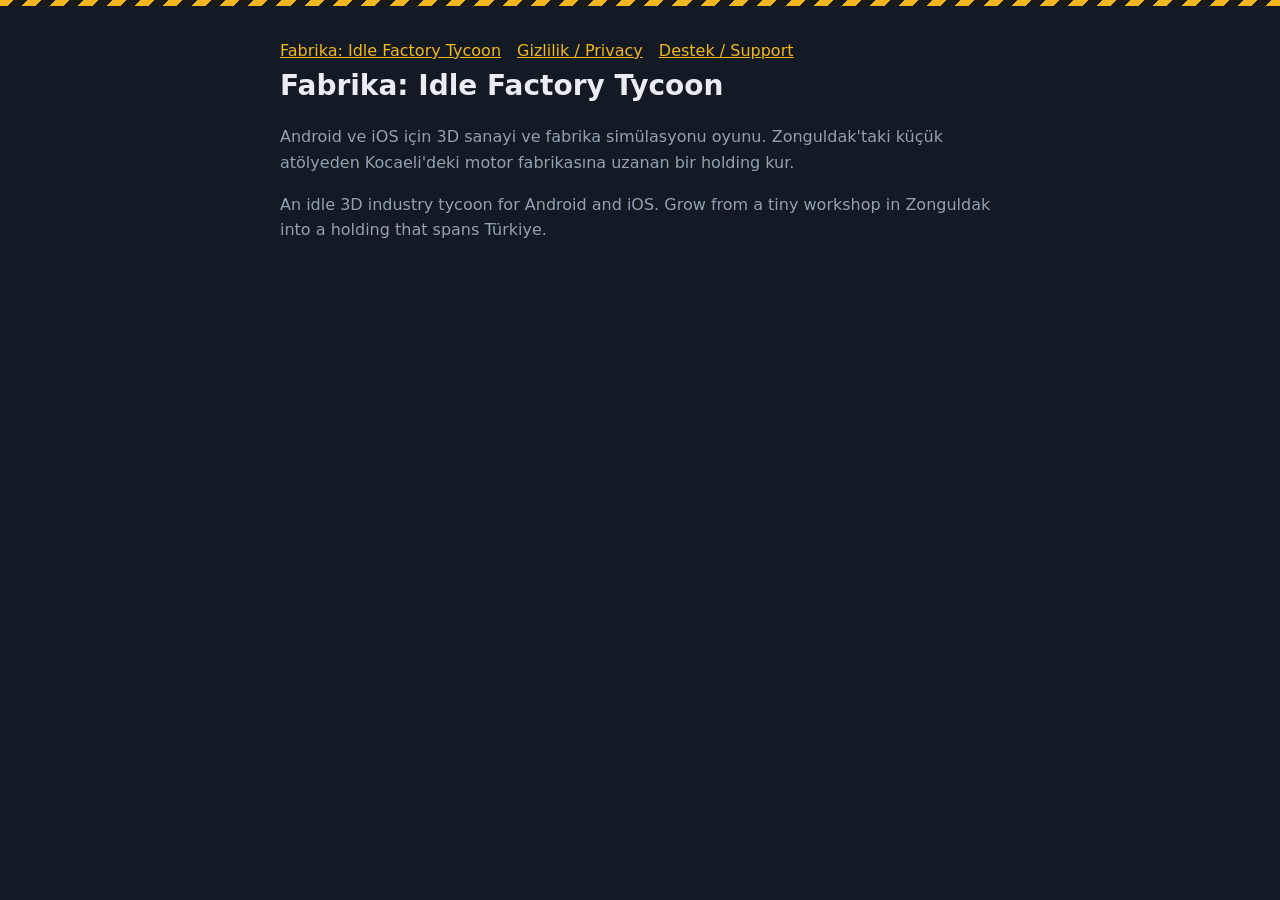
<file: index.html>
<!doctype html><html lang="tr"><head><meta charset="utf-8"><meta name="viewport" content="width=device-width,initial-scale=1"><title>Fabrika: Idle Factory Tycoon</title>
<link rel="stylesheet" href="style.css"></head><body><div class="hz"></div><main>
<nav><a href="index.html">Fabrika: Idle Factory Tycoon</a><a href="privacy.html">Gizlilik / Privacy</a><a href="support.html">Destek / Support</a></nav>
<h1>Fabrika: Idle Factory Tycoon</h1>
<p>Android ve iOS için 3D sanayi ve fabrika simülasyonu oyunu. Zonguldak'taki küçük atölyeden Kocaeli'deki motor fabrikasına uzanan bir holding kur.</p>
<p lang="en">An idle 3D industry tycoon for Android and iOS. Grow from a tiny workshop in Zonguldak into a holding that spans Türkiye.</p>
</main></body></html>
</file>
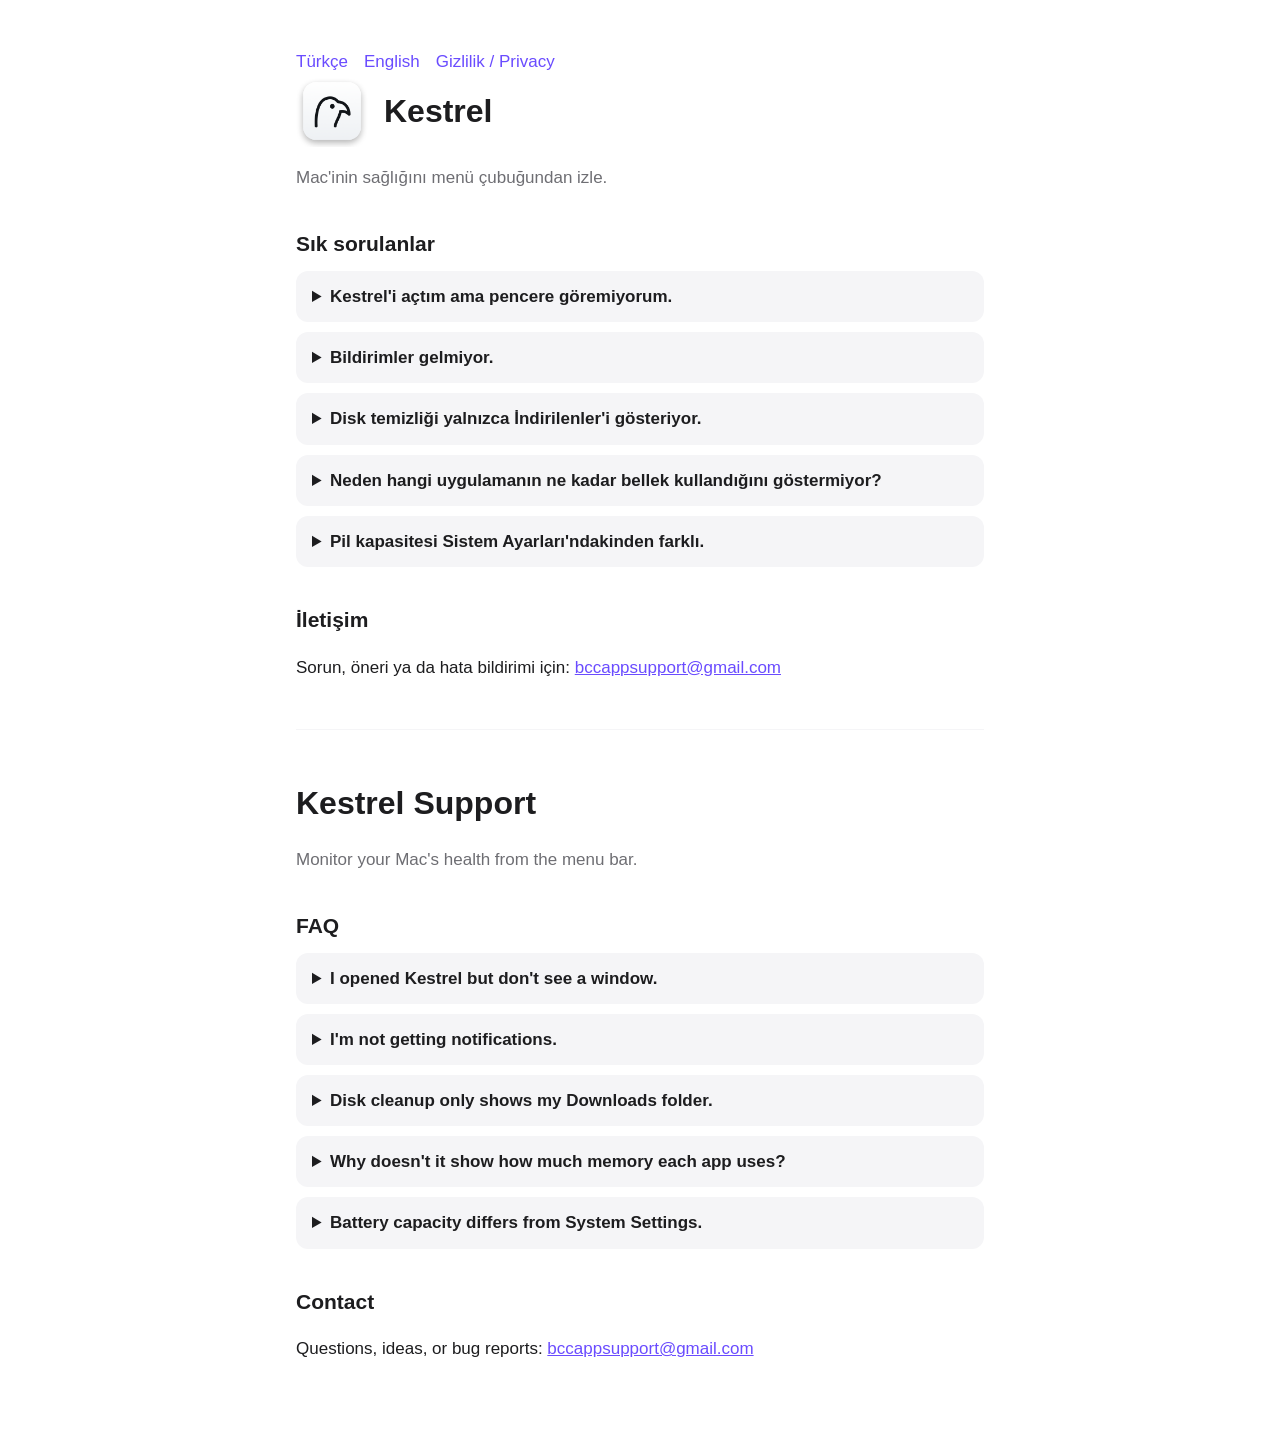
<file: kestrel/index.html>
<!doctype html>
<html lang="tr">
<head>
<meta charset="utf-8">
<meta name="viewport" content="width=device-width, initial-scale=1">
<title>Kestrel Destek</title>
<style>
  :root { --bg: #ffffff; --fg: #1d1d1f; --muted: #6e6e73; --accent: #6a4cff; --card: #f5f5f7; }
  @media (prefers-color-scheme: dark) {
    :root { --bg: #111114; --fg: #f5f5f7; --muted: #a1a1a6; --accent: #8f7bff; --card: #1c1c21; }
  }
  * { box-sizing: border-box; }
  body { margin: 0; background: var(--bg); color: var(--fg); font: 17px/1.6 -apple-system, BlinkMacSystemFont, "Segoe UI", sans-serif; }
  main { max-width: 720px; margin: 0 auto; padding: 48px 16px 64px; }
  header { display: flex; align-items: center; gap: 16px; margin-bottom: 8px; }
  header img { width: 72px; height: 72px; }
  h1 { font-size: 32px; margin: 0; }
  h2 { font-size: 21px; margin: 36px 0 8px; }
  details { background: var(--card); border-radius: 12px; padding: 12px 16px; margin: 10px 0; }
  summary { cursor: pointer; font-weight: 600; }
  details p { margin: 8px 0 0; }
  a { color: var(--accent); }
  .muted { color: var(--muted); }
  nav a { margin-right: 16px; text-decoration: none; }
  hr { border: none; border-top: 1px solid var(--card); margin: 48px 0; }
</style>
</head>
<body>
<main>
  <nav><a href="#tr">Türkçe</a><a href="#en">English</a><a href="privacy.html">Gizlilik / Privacy</a></nav>

  <section id="tr" lang="tr">
    <header><img src="icon.png" alt=""><h1>Kestrel</h1></header>
    <p class="muted">Mac'inin sağlığını menü çubuğundan izle.</p>

    <h2>Sık sorulanlar</h2>
    <details><summary>Kestrel'i açtım ama pencere göremiyorum.</summary>
      <p>Kestrel menü çubuğunda çalışır. Ekranın sağ üstünde, saatin yanındaki kalp ve CPU/MEM göstergesine tıkla.</p></details>
    <details><summary>Bildirimler gelmiyor.</summary>
      <p>Sistem Ayarları › Bildirimler › Kestrel bölümünden bildirimlere izin ver. Butonların doğrudan görünmesi için stili "Uyarılar" yap.</p></details>
    <details><summary>Disk temizliği yalnızca İndirilenler'i gösteriyor.</summary>
      <p>Temizlik penceresindeki "Erişim Ver" ile ev klasörünü seç. Böylece büyük dosyalar ve Xcode, npm, Gradle gibi geliştirici artıkları da bulunur. Hiçbir dosya sen onaylamadan silinmez; onayladıkların Çöp Sepeti'ne taşınır.</p></details>
    <details><summary>Neden hangi uygulamanın ne kadar bellek kullandığını göstermiyor?</summary>
      <p>Mac App Store uygulamaları güvenlik nedeniyle diğer uygulamaların bilgilerini okuyamaz. Bunun için paneldeki Etkinlik Monitörü düğmesini kullanabilirsin. Kurallar ise bir Kısayol çalıştırarak istediğin uygulamaları kapatabilir.</p></details>
    <details><summary>Pil kapasitesi Sistem Ayarları'ndakinden farklı.</summary>
      <p>Kestrel, tam şarj kapasitesini pilin tasarım kapasitesine oranlar. Apple'ın hesabı farklı olduğu için birkaç puan fark normaldir.</p></details>

    <h2>İletişim</h2>
    <p>Sorun, öneri ya da hata bildirimi için: <a href="mailto:bccappsupport@gmail.com">bccappsupport@gmail.com</a></p>
  </section>

  <hr>

  <section id="en" lang="en">
    <h1>Kestrel Support</h1>
    <p class="muted">Monitor your Mac's health from the menu bar.</p>

    <h2>FAQ</h2>
    <details><summary>I opened Kestrel but don't see a window.</summary>
      <p>Kestrel lives in the menu bar. Click the heart and CPU/MEM indicator at the top right of your screen, next to the clock.</p></details>
    <details><summary>I'm not getting notifications.</summary>
      <p>Allow notifications in System Settings › Notifications › Kestrel. Set the style to "Alerts" to see the action buttons directly.</p></details>
    <details><summary>Disk cleanup only shows my Downloads folder.</summary>
      <p>Click "Grant Access" in the cleanup window and choose your home folder to also find large files and developer leftovers such as Xcode, npm, and Gradle caches. Nothing is deleted without your confirmation; confirmed items go to the Trash.</p></details>
    <details><summary>Why doesn't it show how much memory each app uses?</summary>
      <p>For security, Mac App Store apps can't read information about other apps. Use the Activity Monitor button in the panel instead. Rules can run a Shortcut to quit the apps you choose.</p></details>
    <details><summary>Battery capacity differs from System Settings.</summary>
      <p>Kestrel compares the full charge capacity with the battery's design capacity. Apple uses a different calculation, so a difference of a few points is normal.</p></details>

    <h2>Contact</h2>
    <p>Questions, ideas, or bug reports: <a href="mailto:bccappsupport@gmail.com">bccappsupport@gmail.com</a></p>
  </section>
</main>
</body>
</html>
</file>
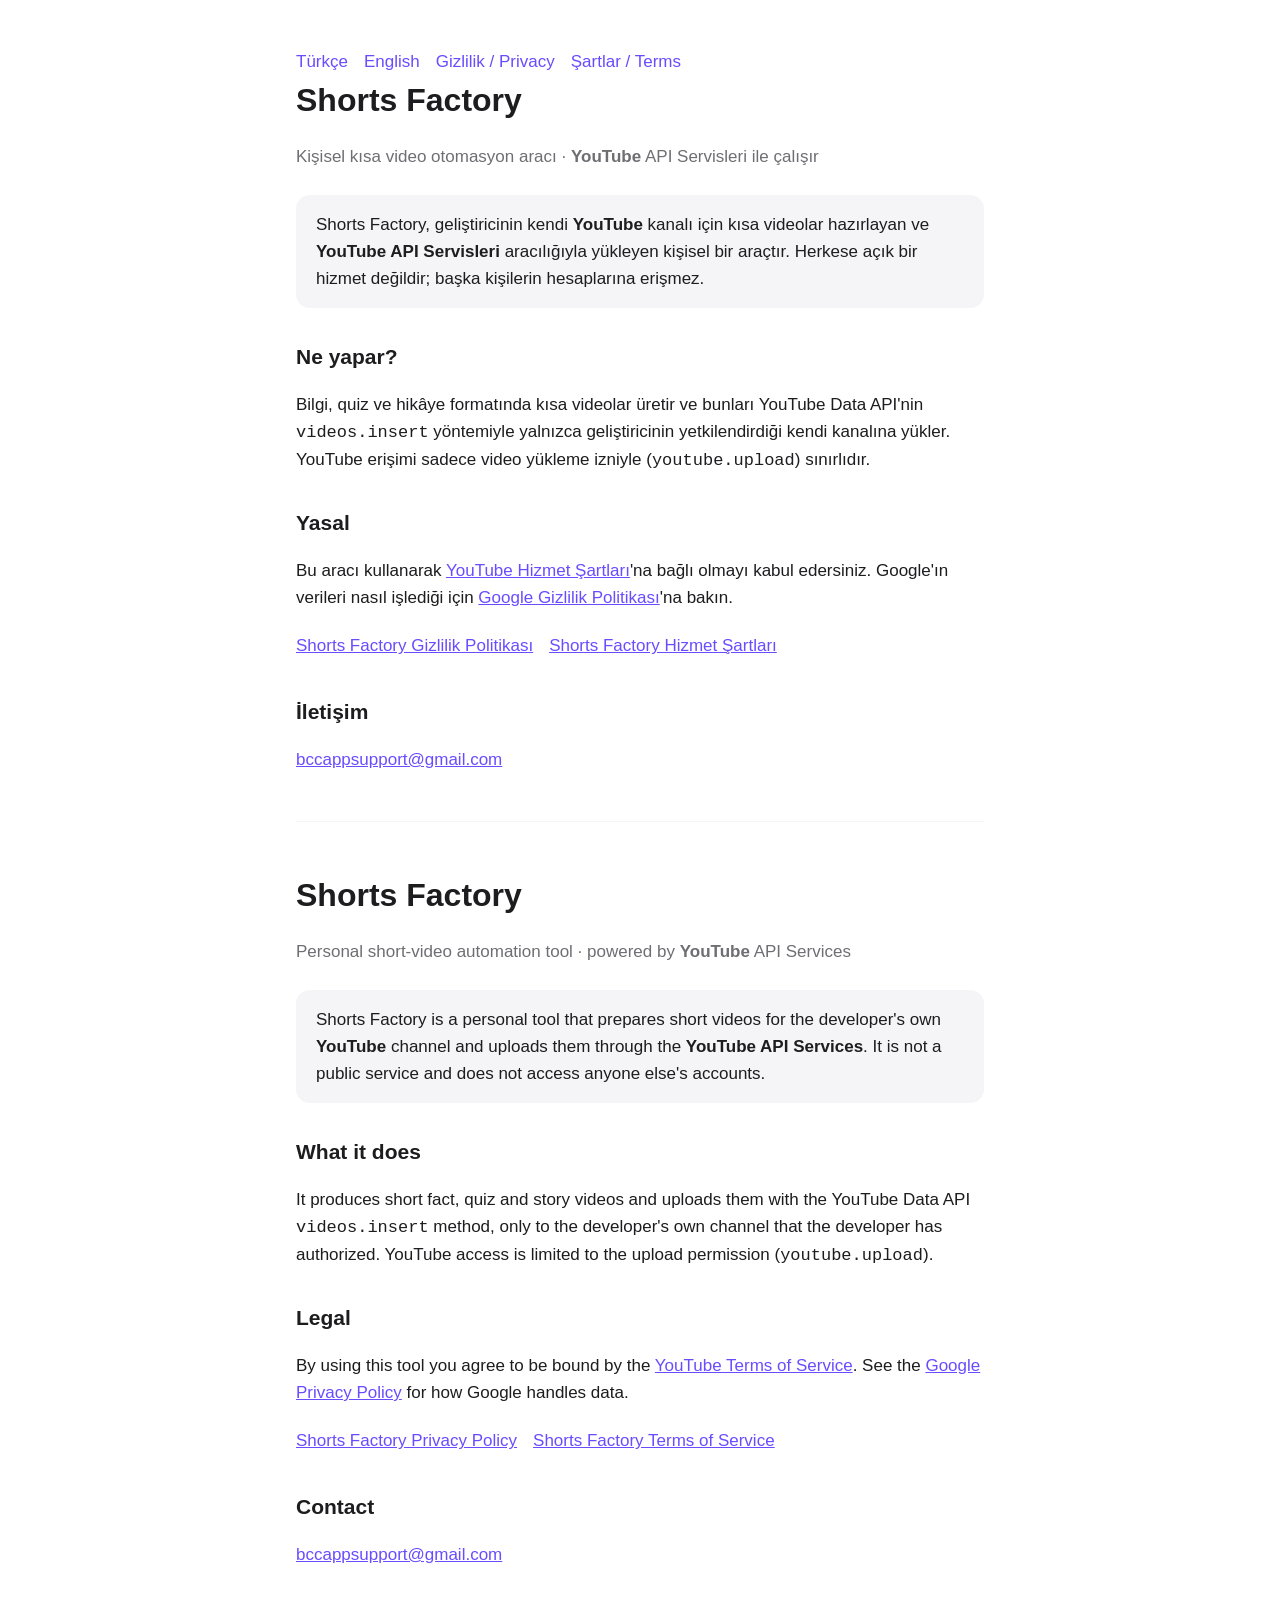
<file: shorts/index.html>
<!doctype html>
<html lang="tr">
<head>
<meta charset="utf-8">
<meta name="viewport" content="width=device-width, initial-scale=1">
<title>Shorts Factory</title>
<style>
  :root { --bg: #ffffff; --fg: #1d1d1f; --muted: #6e6e73; --accent: #6a4cff; --card: #f5f5f7; }
  @media (prefers-color-scheme: dark) {
    :root { --bg: #111114; --fg: #f5f5f7; --muted: #a1a1a6; --accent: #8f7bff; --card: #1c1c21; }
  }
  * { box-sizing: border-box; }
  body { margin: 0; background: var(--bg); color: var(--fg); font: 17px/1.6 -apple-system, BlinkMacSystemFont, "Segoe UI", sans-serif; }
  main { max-width: 720px; margin: 0 auto; padding: 48px 16px 64px; }
  h1 { font-size: 32px; margin: 0 0 4px; }
  h2 { font-size: 21px; margin: 32px 0 8px; }
  p, li { color: var(--fg); }
  .muted { color: var(--muted); }
  .summary { background: var(--card); border-radius: 14px; padding: 16px 20px; margin: 24px 0; }
  nav a { color: var(--accent); text-decoration: none; margin-right: 16px; }
  hr { border: none; border-top: 1px solid var(--card); margin: 48px 0; }
  .links a { display:inline-block; margin:4px 16px 4px 0; color: var(--accent); }
  a { color: var(--accent); }
</style>
</head>
<body>
<main>
  <nav><a href="#tr">Türkçe</a><a href="#en">English</a><a href="privacy.html">Gizlilik / Privacy</a><a href="terms.html">Şartlar / Terms</a></nav>

  <section id="tr" lang="tr">
    <h1>Shorts Factory</h1>
    <p class="muted">Kişisel kısa video otomasyon aracı · <strong>YouTube</strong> API Servisleri ile çalışır</p>
    <div class="summary">Shorts Factory, geliştiricinin kendi <strong>YouTube</strong> kanalı için kısa videolar hazırlayan ve <strong>YouTube API Servisleri</strong> aracılığıyla yükleyen kişisel bir araçtır. Herkese açık bir hizmet değildir; başka kişilerin hesaplarına erişmez.</div>
    <h2>Ne yapar?</h2>
    <p>Bilgi, quiz ve hikâye formatında kısa videolar üretir ve bunları YouTube Data API'nin <code>videos.insert</code> yöntemiyle yalnızca geliştiricinin yetkilendirdiği kendi kanalına yükler. YouTube erişimi sadece video yükleme izniyle (<code>youtube.upload</code>) sınırlıdır.</p>
    <h2>Yasal</h2>
    <p>Bu aracı kullanarak <a href="https://www.youtube.com/t/terms">YouTube Hizmet Şartları</a>'na bağlı olmayı kabul edersiniz. Google'ın verileri nasıl işlediği için <a href="https://policies.google.com/privacy">Google Gizlilik Politikası</a>'na bakın.</p>
    <p class="links"><a href="privacy.html">Shorts Factory Gizlilik Politikası</a><a href="terms.html">Shorts Factory Hizmet Şartları</a></p>
    <h2>İletişim</h2>
    <p><a href="mailto:bccappsupport@gmail.com">bccappsupport@gmail.com</a></p>
  </section>

  <hr>

  <section id="en" lang="en">
    <h1>Shorts Factory</h1>
    <p class="muted">Personal short-video automation tool · powered by <strong>YouTube</strong> API Services</p>
    <div class="summary">Shorts Factory is a personal tool that prepares short videos for the developer's own <strong>YouTube</strong> channel and uploads them through the <strong>YouTube API Services</strong>. It is not a public service and does not access anyone else's accounts.</div>
    <h2>What it does</h2>
    <p>It produces short fact, quiz and story videos and uploads them with the YouTube Data API <code>videos.insert</code> method, only to the developer's own channel that the developer has authorized. YouTube access is limited to the upload permission (<code>youtube.upload</code>).</p>
    <h2>Legal</h2>
    <p>By using this tool you agree to be bound by the <a href="https://www.youtube.com/t/terms">YouTube Terms of Service</a>. See the <a href="https://policies.google.com/privacy">Google Privacy Policy</a> for how Google handles data.</p>
    <p class="links"><a href="privacy.html">Shorts Factory Privacy Policy</a><a href="terms.html">Shorts Factory Terms of Service</a></p>
    <h2>Contact</h2>
    <p><a href="mailto:bccappsupport@gmail.com">bccappsupport@gmail.com</a></p>
  </section>
</main>
</body>
</html>
</file>
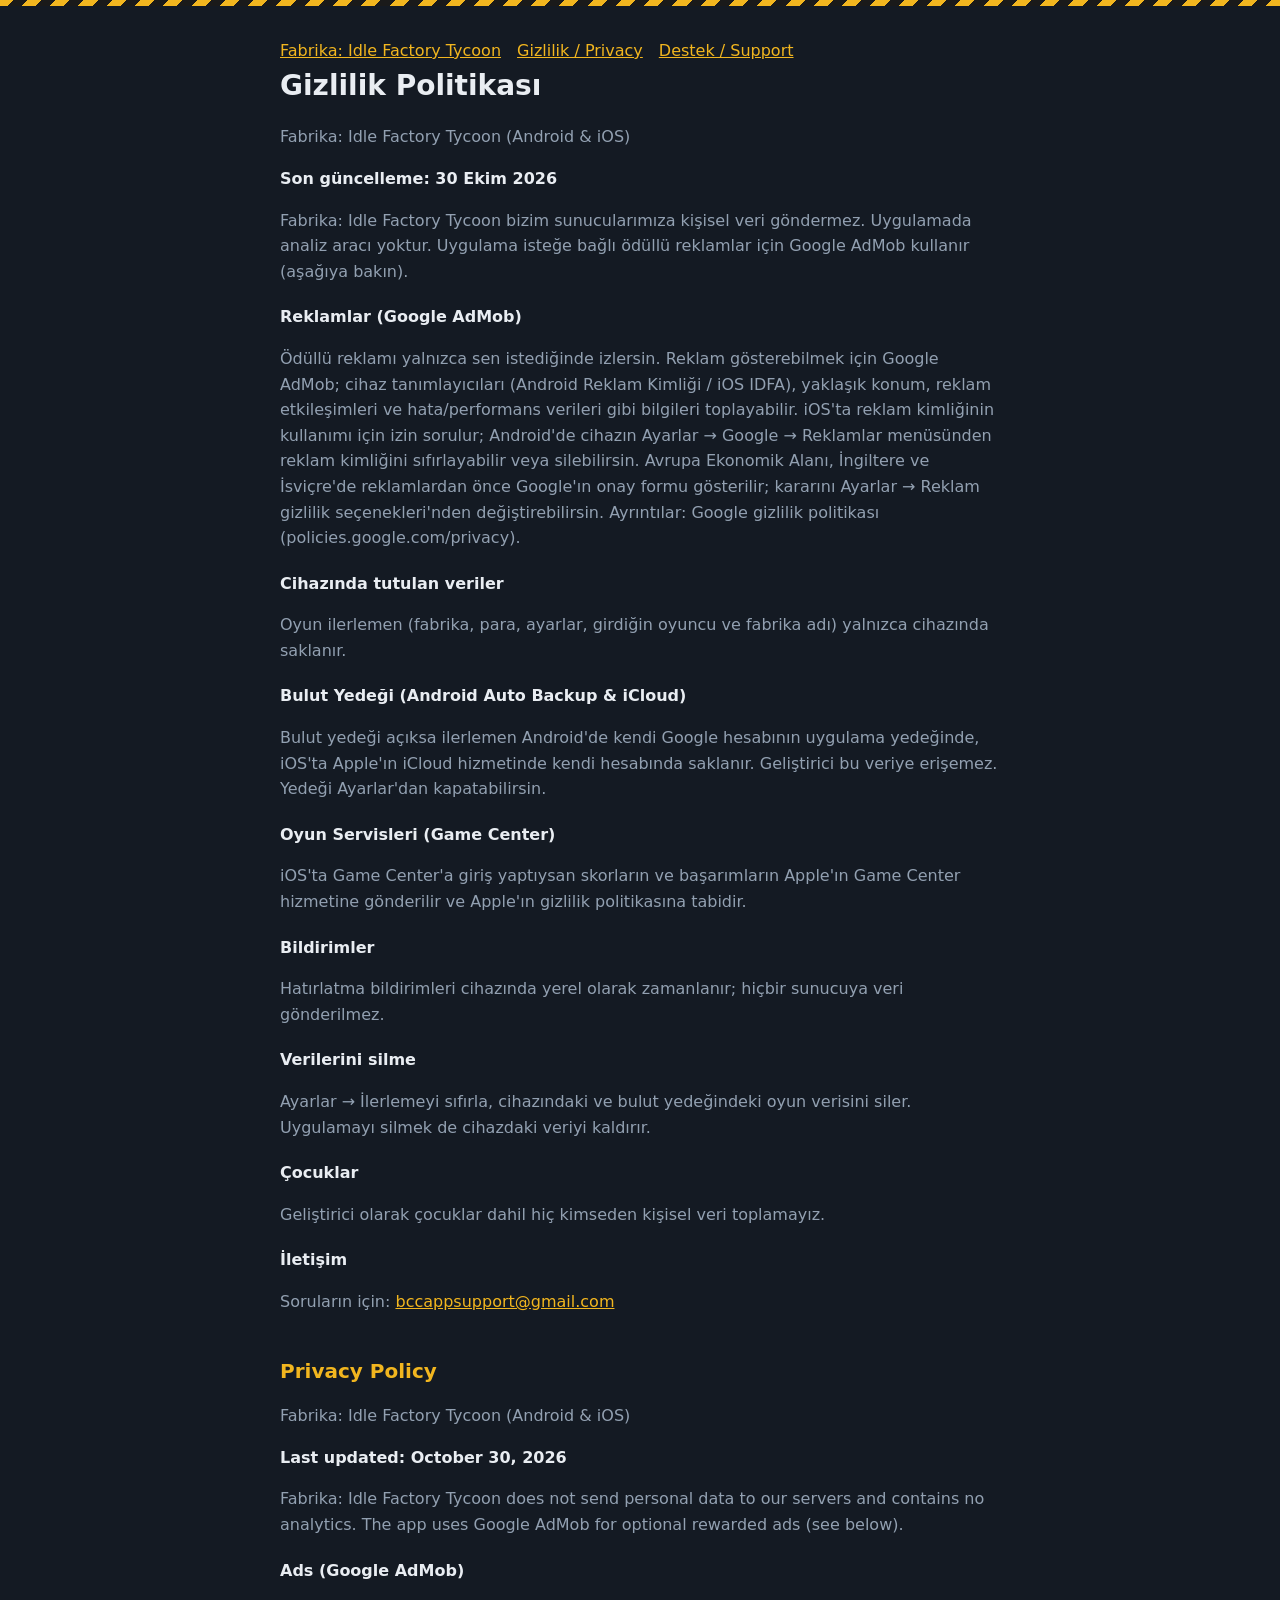
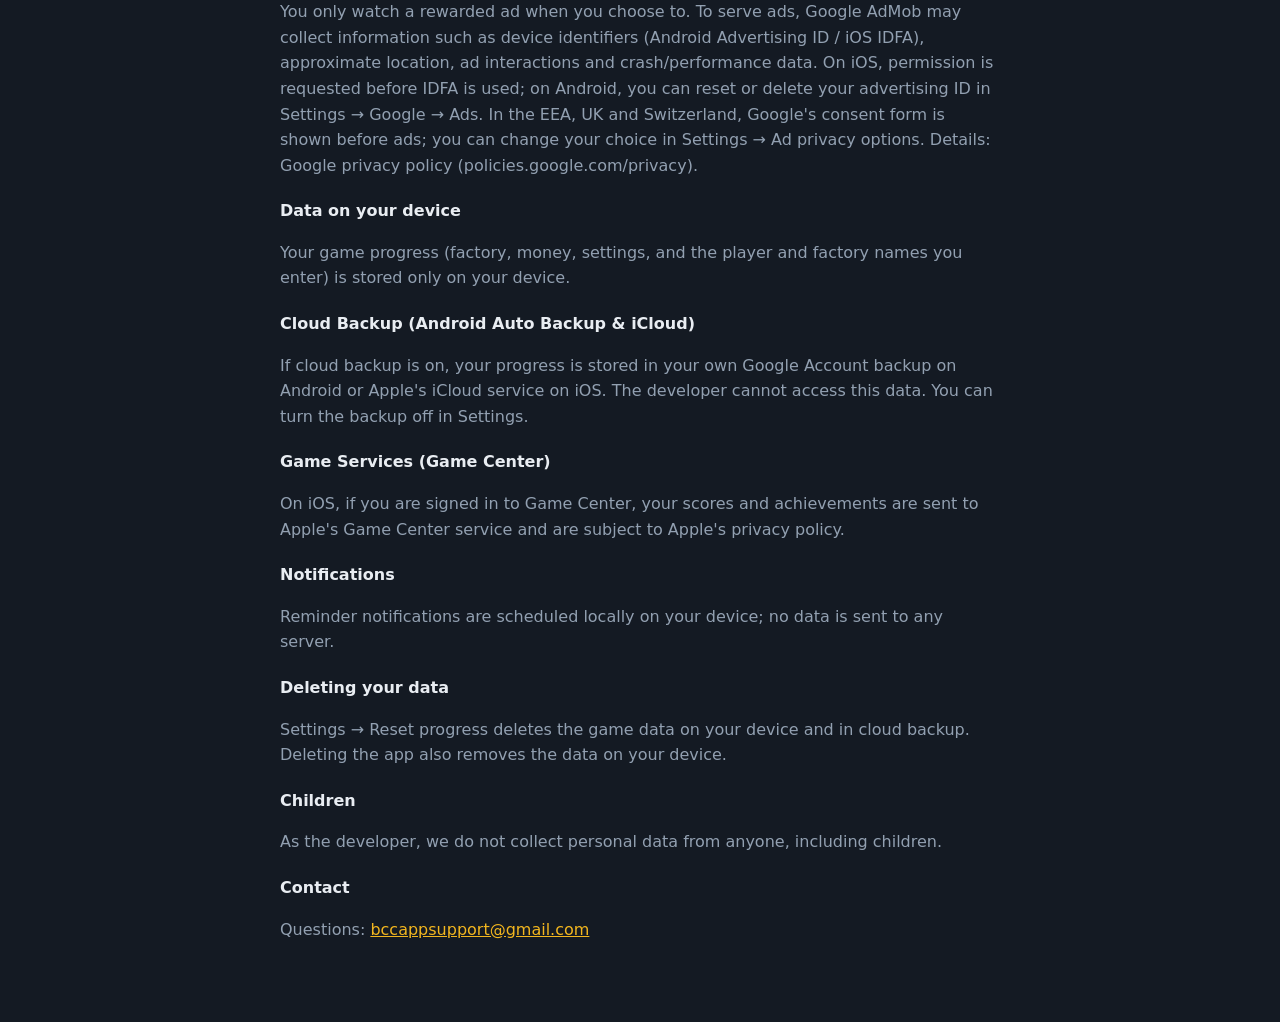
<file: privacy.html>
<!doctype html><html lang="tr"><head><meta charset="utf-8"><meta name="viewport" content="width=device-width,initial-scale=1"><title>Gizlilik Politikası · Privacy Policy</title><link rel="stylesheet" href="style.css"></head><body><div class="hz"></div><main><nav><a href="index.html">Fabrika: Idle Factory Tycoon</a><a href="privacy.html">Gizlilik / Privacy</a><a href="support.html">Destek / Support</a></nav><h1>Gizlilik Politikası</h1><p>Fabrika: Idle Factory Tycoon (Android &amp; iOS)</p><p><b>Son güncelleme: 30 Ekim 2026</b></p><p>Fabrika: Idle Factory Tycoon bizim sunucularımıza kişisel veri göndermez. Uygulamada analiz aracı yoktur. Uygulama isteğe bağlı ödüllü reklamlar için Google AdMob kullanır (aşağıya bakın).</p><h3>Reklamlar (Google AdMob)</h3><p>Ödüllü reklamı yalnızca sen istediğinde izlersin. Reklam gösterebilmek için Google AdMob; cihaz tanımlayıcıları (Android Reklam Kimliği / iOS IDFA), yaklaşık konum, reklam etkileşimleri ve hata/performans verileri gibi bilgileri toplayabilir. iOS'ta reklam kimliğinin kullanımı için izin sorulur; Android'de cihazın Ayarlar → Google → Reklamlar menüsünden reklam kimliğini sıfırlayabilir veya silebilirsin. Avrupa Ekonomik Alanı, İngiltere ve İsviçre'de reklamlardan önce Google'ın onay formu gösterilir; kararını Ayarlar → Reklam gizlilik seçenekleri'nden değiştirebilirsin. Ayrıntılar: Google gizlilik politikası (policies.google.com/privacy).</p><h3>Cihazında tutulan veriler</h3><p>Oyun ilerlemen (fabrika, para, ayarlar, girdiğin oyuncu ve fabrika adı) yalnızca cihazında saklanır.</p><h3>Bulut Yedeği (Android Auto Backup &amp; iCloud)</h3><p>Bulut yedeği açıksa ilerlemen Android'de kendi Google hesabının uygulama yedeğinde, iOS'ta Apple'ın iCloud hizmetinde kendi hesabında saklanır. Geliştirici bu veriye erişemez. Yedeği Ayarlar'dan kapatabilirsin.</p><h3>Oyun Servisleri (Game Center)</h3><p>iOS'ta Game Center'a giriş yaptıysan skorların ve başarımların Apple'ın Game Center hizmetine gönderilir ve Apple'ın gizlilik politikasına tabidir.</p><h3>Bildirimler</h3><p>Hatırlatma bildirimleri cihazında yerel olarak zamanlanır; hiçbir sunucuya veri gönderilmez.</p><h3>Verilerini silme</h3><p>Ayarlar → İlerlemeyi sıfırla, cihazındaki ve bulut yedeğindeki oyun verisini siler. Uygulamayı silmek de cihazdaki veriyi kaldırır.</p><h3>Çocuklar</h3><p>Geliştirici olarak çocuklar dahil hiç kimseden kişisel veri toplamayız.</p><h3>İletişim</h3><p>Soruların için: <a href="mailto:bccappsupport@gmail.com">bccappsupport@gmail.com</a></p><h2 lang="en">Privacy Policy</h2><div lang="en"><p>Fabrika: Idle Factory Tycoon (Android &amp; iOS)</p><p><b>Last updated: October 30, 2026</b></p><p>Fabrika: Idle Factory Tycoon does not send personal data to our servers and contains no analytics. The app uses Google AdMob for optional rewarded ads (see below).</p><h3>Ads (Google AdMob)</h3><p>You only watch a rewarded ad when you choose to. To serve ads, Google AdMob may collect information such as device identifiers (Android Advertising ID / iOS IDFA), approximate location, ad interactions and crash/performance data. On iOS, permission is requested before IDFA is used; on Android, you can reset or delete your advertising ID in Settings → Google → Ads. In the EEA, UK and Switzerland, Google's consent form is shown before ads; you can change your choice in Settings → Ad privacy options. Details: Google privacy policy (policies.google.com/privacy).</p><h3>Data on your device</h3><p>Your game progress (factory, money, settings, and the player and factory names you enter) is stored only on your device.</p><h3>Cloud Backup (Android Auto Backup &amp; iCloud)</h3><p>If cloud backup is on, your progress is stored in your own Google Account backup on Android or Apple's iCloud service on iOS. The developer cannot access this data. You can turn the backup off in Settings.</p><h3>Game Services (Game Center)</h3><p>On iOS, if you are signed in to Game Center, your scores and achievements are sent to Apple's Game Center service and are subject to Apple's privacy policy.</p><h3>Notifications</h3><p>Reminder notifications are scheduled locally on your device; no data is sent to any server.</p><h3>Deleting your data</h3><p>Settings → Reset progress deletes the game data on your device and in cloud backup. Deleting the app also removes the data on your device.</p><h3>Children</h3><p>As the developer, we do not collect personal data from anyone, including children.</p><h3>Contact</h3><p>Questions: <a href="mailto:bccappsupport@gmail.com">bccappsupport@gmail.com</a></p></div></main></body></html>
</file>
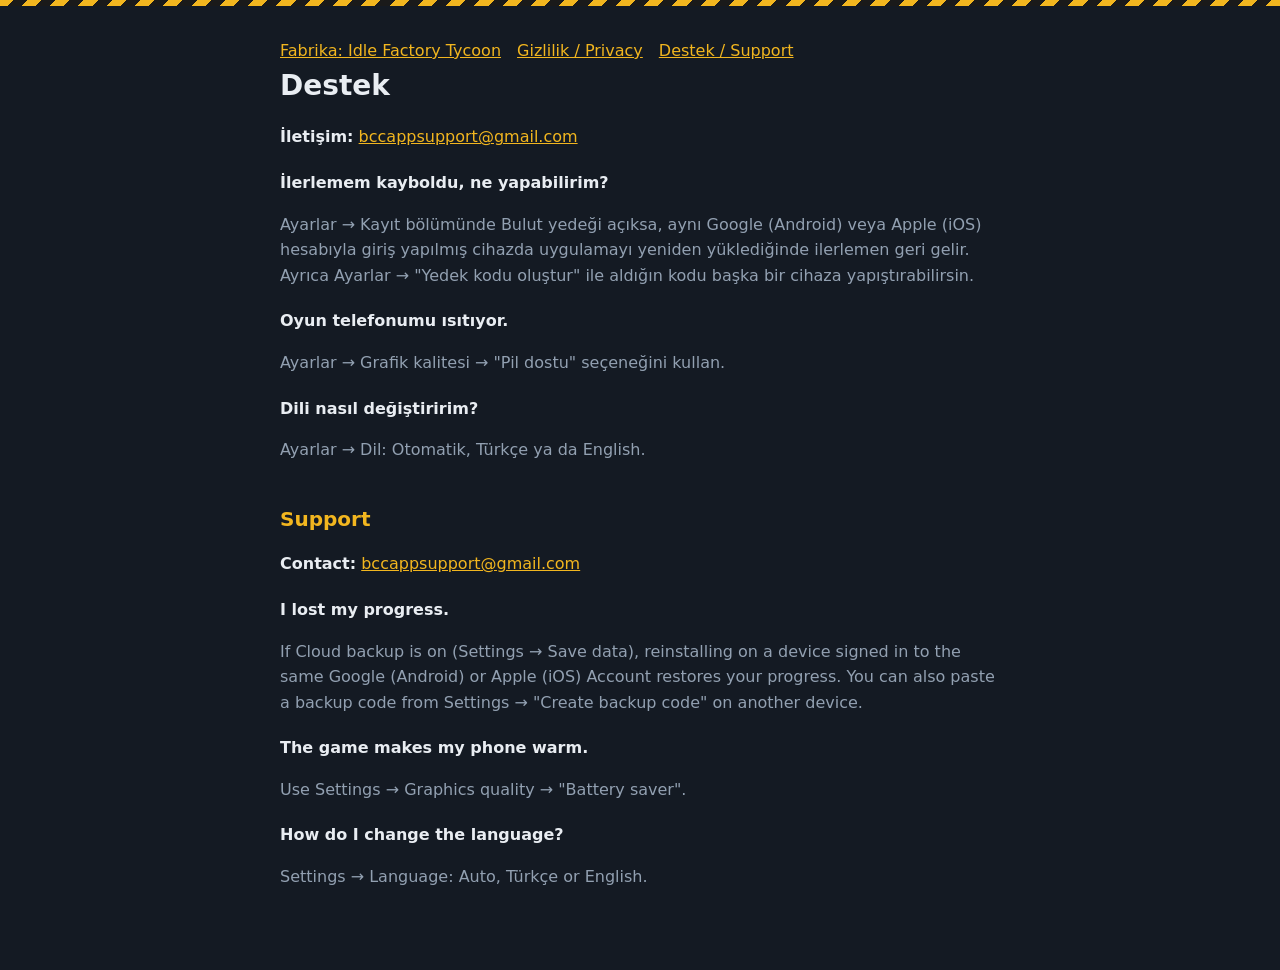
<file: support.html>
<!doctype html><html lang="tr"><head><meta charset="utf-8"><meta name="viewport" content="width=device-width,initial-scale=1"><title>Destek · Support</title>
<link rel="stylesheet" href="style.css"></head><body><div class="hz"></div><main>
<nav><a href="index.html">Fabrika: Idle Factory Tycoon</a><a href="privacy.html">Gizlilik / Privacy</a><a href="support.html">Destek / Support</a></nav>
<h1>Destek</h1>
<p><b>İletişim:</b> <a href="mailto:bccappsupport@gmail.com">bccappsupport@gmail.com</a></p>
<h3>İlerlemem kayboldu, ne yapabilirim?</h3>
<p>Ayarlar → Kayıt bölümünde Bulut yedeği açıksa, aynı Google (Android) veya Apple (iOS) hesabıyla giriş yapılmış cihazda uygulamayı yeniden yüklediğinde ilerlemen geri gelir. Ayrıca Ayarlar → "Yedek kodu oluştur" ile aldığın kodu başka bir cihaza yapıştırabilirsin.</p>
<h3>Oyun telefonumu ısıtıyor.</h3>
<p>Ayarlar → Grafik kalitesi → "Pil dostu" seçeneğini kullan.</p>
<h3>Dili nasıl değiştiririm?</h3>
<p>Ayarlar → Dil: Otomatik, Türkçe ya da English.</p>
<h2 lang="en">Support</h2>
<div lang="en">
<p><b>Contact:</b> <a href="mailto:bccappsupport@gmail.com">bccappsupport@gmail.com</a></p>
<h3>I lost my progress.</h3>
<p>If Cloud backup is on (Settings → Save data), reinstalling on a device signed in to the same Google (Android) or Apple (iOS) Account restores your progress. You can also paste a backup code from Settings → "Create backup code" on another device.</p>
<h3>The game makes my phone warm.</h3>
<p>Use Settings → Graphics quality → "Battery saver".</p>
<h3>How do I change the language?</h3>
<p>Settings → Language: Auto, Türkçe or English.</p>
</div>
</main></body></html>
</file>
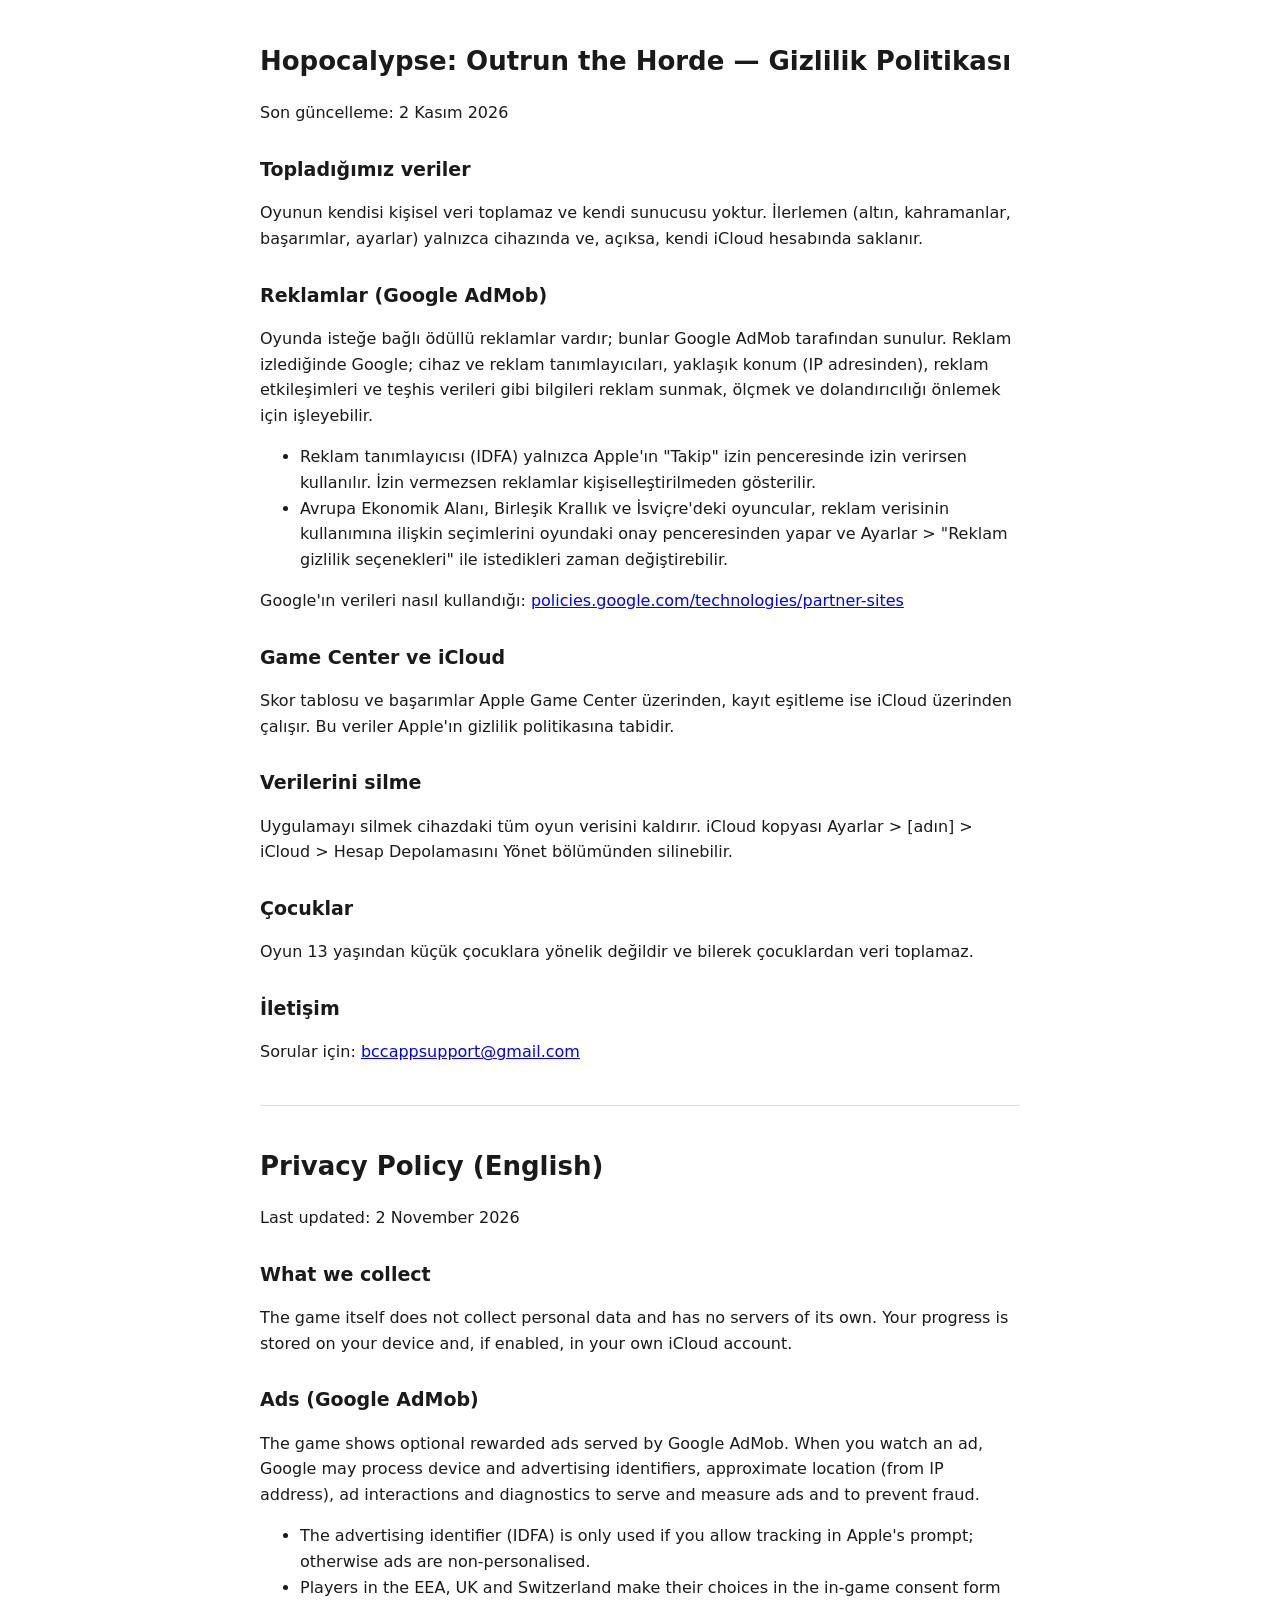
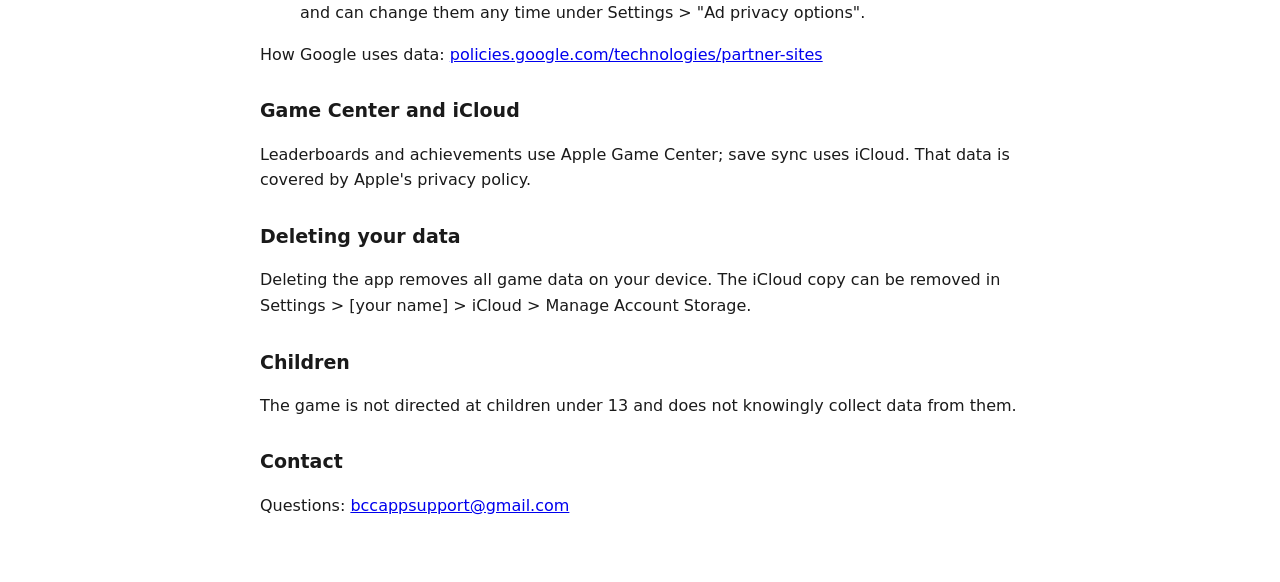
<file: hopocalypse/privacy.html>
<!doctype html>
<html lang="tr">
<head>
<meta charset="utf-8">
<meta name="viewport" content="width=device-width, initial-scale=1">
<title>Hopocalypse – Gizlilik Politikası / Privacy Policy</title>
<style>
  body { font-family: -apple-system, system-ui, sans-serif; max-width: 760px; margin: 0 auto; padding: 24px 16px 48px; line-height: 1.6; color: #1a1a1a; background: #fff; }
  h1 { font-size: 26px; } h2 { font-size: 19px; margin-top: 28px; }
  hr { margin: 40px 0; border: 0; border-top: 1px solid #ddd; }
  @media (prefers-color-scheme: dark) { body { color: #eee; background: #111; } hr { border-color: #333; } a { color: #7cc4ff; } }
</style>
</head>
<body>
<h1>Hopocalypse: Outrun the Horde — Gizlilik Politikası</h1>
<p>Son güncelleme: 2 Kasım 2026</p>

<h2>Topladığımız veriler</h2>
<p>Oyunun kendisi kişisel veri toplamaz ve kendi sunucusu yoktur. İlerlemen (altın, kahramanlar, başarımlar, ayarlar) yalnızca cihazında ve, açıksa, kendi iCloud hesabında saklanır.</p>

<h2>Reklamlar (Google AdMob)</h2>
<p>Oyunda isteğe bağlı ödüllü reklamlar vardır; bunlar Google AdMob tarafından sunulur. Reklam izlediğinde Google; cihaz ve reklam tanımlayıcıları, yaklaşık konum (IP adresinden), reklam etkileşimleri ve teşhis verileri gibi bilgileri reklam sunmak, ölçmek ve dolandırıcılığı önlemek için işleyebilir.</p>
<ul>
  <li>Reklam tanımlayıcısı (IDFA) yalnızca Apple'ın "Takip" izin penceresinde izin verirsen kullanılır. İzin vermezsen reklamlar kişiselleştirilmeden gösterilir.</li>
  <li>Avrupa Ekonomik Alanı, Birleşik Krallık ve İsviçre'deki oyuncular, reklam verisinin kullanımına ilişkin seçimlerini oyundaki onay penceresinden yapar ve Ayarlar &gt; "Reklam gizlilik seçenekleri" ile istedikleri zaman değiştirebilir.</li>
</ul>
<p>Google'ın verileri nasıl kullandığı: <a href="https://policies.google.com/technologies/partner-sites">policies.google.com/technologies/partner-sites</a></p>

<h2>Game Center ve iCloud</h2>
<p>Skor tablosu ve başarımlar Apple Game Center üzerinden, kayıt eşitleme ise iCloud üzerinden çalışır. Bu veriler Apple'ın gizlilik politikasına tabidir.</p>

<h2>Verilerini silme</h2>
<p>Uygulamayı silmek cihazdaki tüm oyun verisini kaldırır. iCloud kopyası Ayarlar &gt; [adın] &gt; iCloud &gt; Hesap Depolamasını Yönet bölümünden silinebilir.</p>

<h2>Çocuklar</h2>
<p>Oyun 13 yaşından küçük çocuklara yönelik değildir ve bilerek çocuklardan veri toplamaz.</p>

<h2>İletişim</h2>
<p>Sorular için: <a href="mailto:bccappsupport@gmail.com">bccappsupport@gmail.com</a></p>

<hr>

<h1>Privacy Policy (English)</h1>
<p>Last updated: 2 November 2026</p>
<h2>What we collect</h2>
<p>The game itself does not collect personal data and has no servers of its own. Your progress is stored on your device and, if enabled, in your own iCloud account.</p>
<h2>Ads (Google AdMob)</h2>
<p>The game shows optional rewarded ads served by Google AdMob. When you watch an ad, Google may process device and advertising identifiers, approximate location (from IP address), ad interactions and diagnostics to serve and measure ads and to prevent fraud.</p>
<ul>
  <li>The advertising identifier (IDFA) is only used if you allow tracking in Apple's prompt; otherwise ads are non-personalised.</li>
  <li>Players in the EEA, UK and Switzerland make their choices in the in-game consent form and can change them any time under Settings &gt; "Ad privacy options".</li>
</ul>
<p>How Google uses data: <a href="https://policies.google.com/technologies/partner-sites">policies.google.com/technologies/partner-sites</a></p>
<h2>Game Center and iCloud</h2>
<p>Leaderboards and achievements use Apple Game Center; save sync uses iCloud. That data is covered by Apple's privacy policy.</p>
<h2>Deleting your data</h2>
<p>Deleting the app removes all game data on your device. The iCloud copy can be removed in Settings &gt; [your name] &gt; iCloud &gt; Manage Account Storage.</p>
<h2>Children</h2>
<p>The game is not directed at children under 13 and does not knowingly collect data from them.</p>
<h2>Contact</h2>
<p>Questions: <a href="mailto:bccappsupport@gmail.com">bccappsupport@gmail.com</a></p>
</body>
</html>
</file>
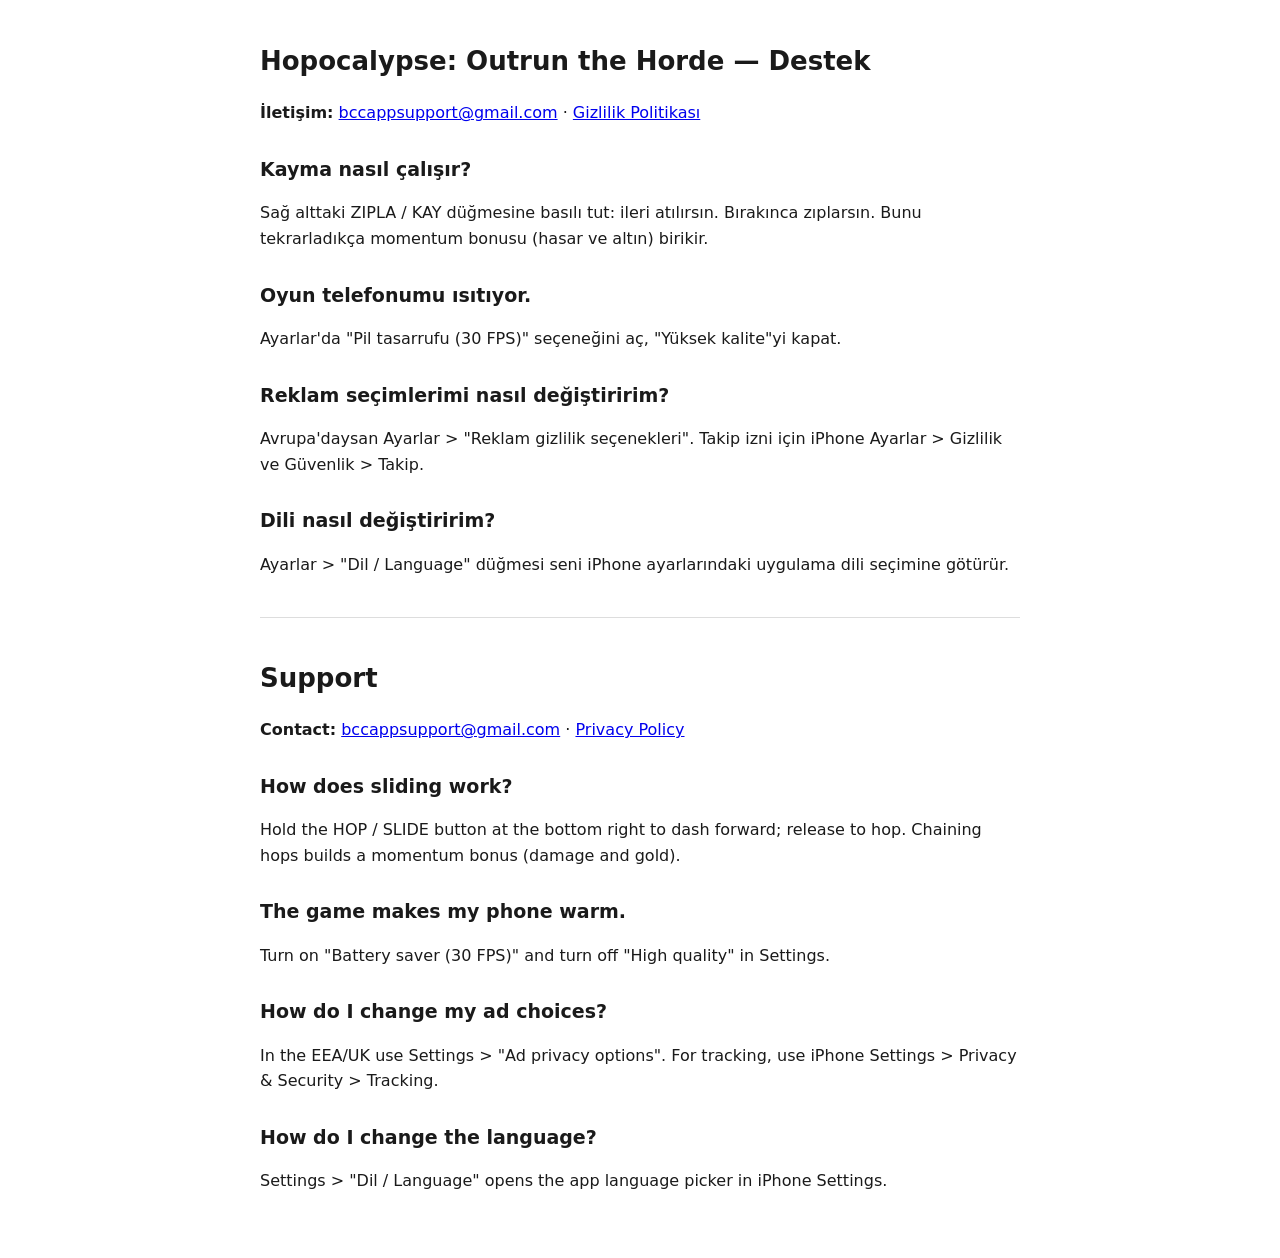
<file: hopocalypse/support.html>
<!doctype html>
<html lang="tr">
<head>
<meta charset="utf-8">
<meta name="viewport" content="width=device-width, initial-scale=1">
<title>Hopocalypse – Destek / Support</title>
<style>
  body { font-family: -apple-system, system-ui, sans-serif; max-width: 760px; margin: 0 auto; padding: 24px 16px 48px; line-height: 1.6; color: #1a1a1a; background: #fff; }
  h1 { font-size: 26px; } h2 { font-size: 19px; margin-top: 28px; }
  hr { margin: 40px 0; border: 0; border-top: 1px solid #ddd; }
  @media (prefers-color-scheme: dark) { body { color: #eee; background: #111; } hr { border-color: #333; } a { color: #7cc4ff; } }
</style>
</head>
<body>
<h1>Hopocalypse: Outrun the Horde — Destek</h1>
<p><b>İletişim:</b> <a href="mailto:bccappsupport@gmail.com">bccappsupport@gmail.com</a> · <a href="privacy.html">Gizlilik Politikası</a></p>
<h2>Kayma nasıl çalışır?</h2>
<p>Sağ alttaki ZIPLA / KAY düğmesine basılı tut: ileri atılırsın. Bırakınca zıplarsın. Bunu tekrarladıkça momentum bonusu (hasar ve altın) birikir.</p>
<h2>Oyun telefonumu ısıtıyor.</h2>
<p>Ayarlar'da "Pil tasarrufu (30 FPS)" seçeneğini aç, "Yüksek kalite"yi kapat.</p>
<h2>Reklam seçimlerimi nasıl değiştiririm?</h2>
<p>Avrupa'daysan Ayarlar &gt; "Reklam gizlilik seçenekleri". Takip izni için iPhone Ayarlar &gt; Gizlilik ve Güvenlik &gt; Takip.</p>
<h2>Dili nasıl değiştiririm?</h2>
<p>Ayarlar &gt; "Dil / Language" düğmesi seni iPhone ayarlarındaki uygulama dili seçimine götürür.</p>
<hr>
<h1>Support</h1>
<p><b>Contact:</b> <a href="mailto:bccappsupport@gmail.com">bccappsupport@gmail.com</a> · <a href="privacy.html">Privacy Policy</a></p>
<h2>How does sliding work?</h2>
<p>Hold the HOP / SLIDE button at the bottom right to dash forward; release to hop. Chaining hops builds a momentum bonus (damage and gold).</p>
<h2>The game makes my phone warm.</h2>
<p>Turn on "Battery saver (30 FPS)" and turn off "High quality" in Settings.</p>
<h2>How do I change my ad choices?</h2>
<p>In the EEA/UK use Settings &gt; "Ad privacy options". For tracking, use iPhone Settings &gt; Privacy &amp; Security &gt; Tracking.</p>
<h2>How do I change the language?</h2>
<p>Settings &gt; "Dil / Language" opens the app language picker in iPhone Settings.</p>
</body>
</html>
</file>
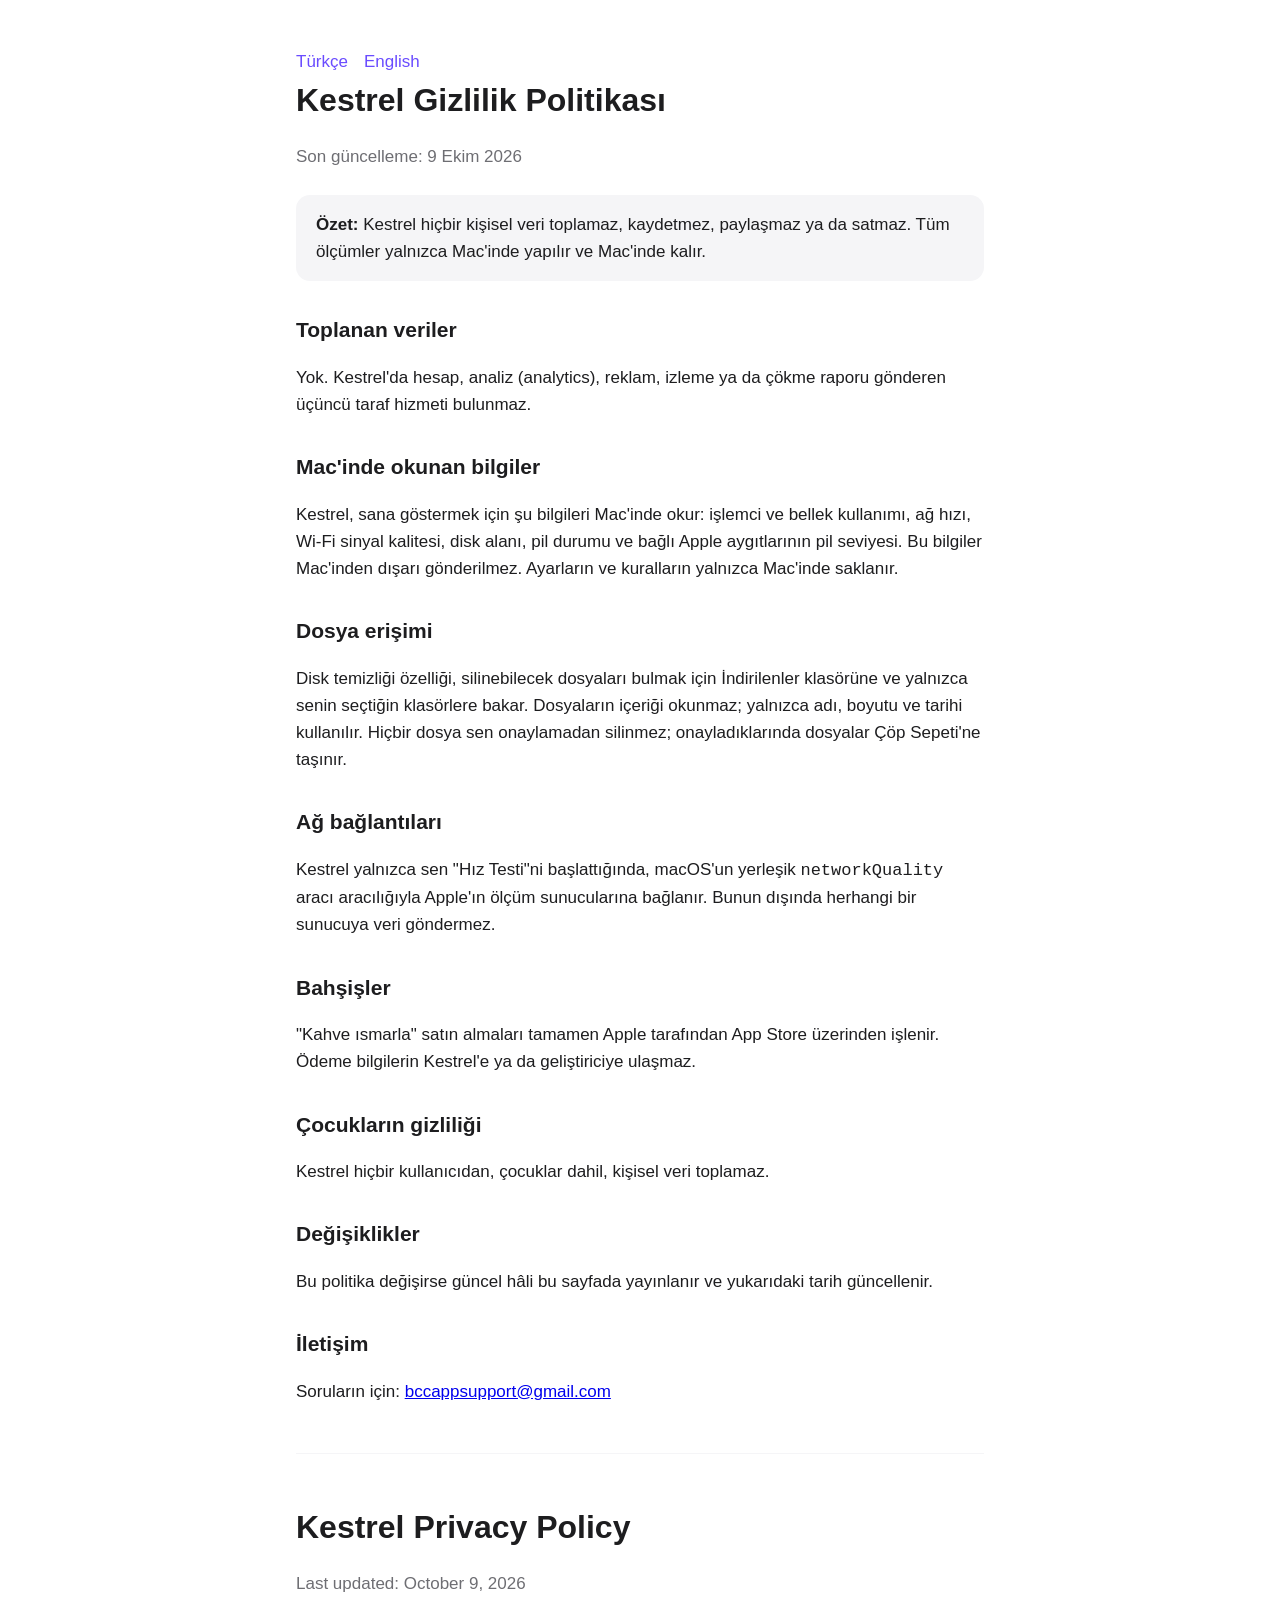
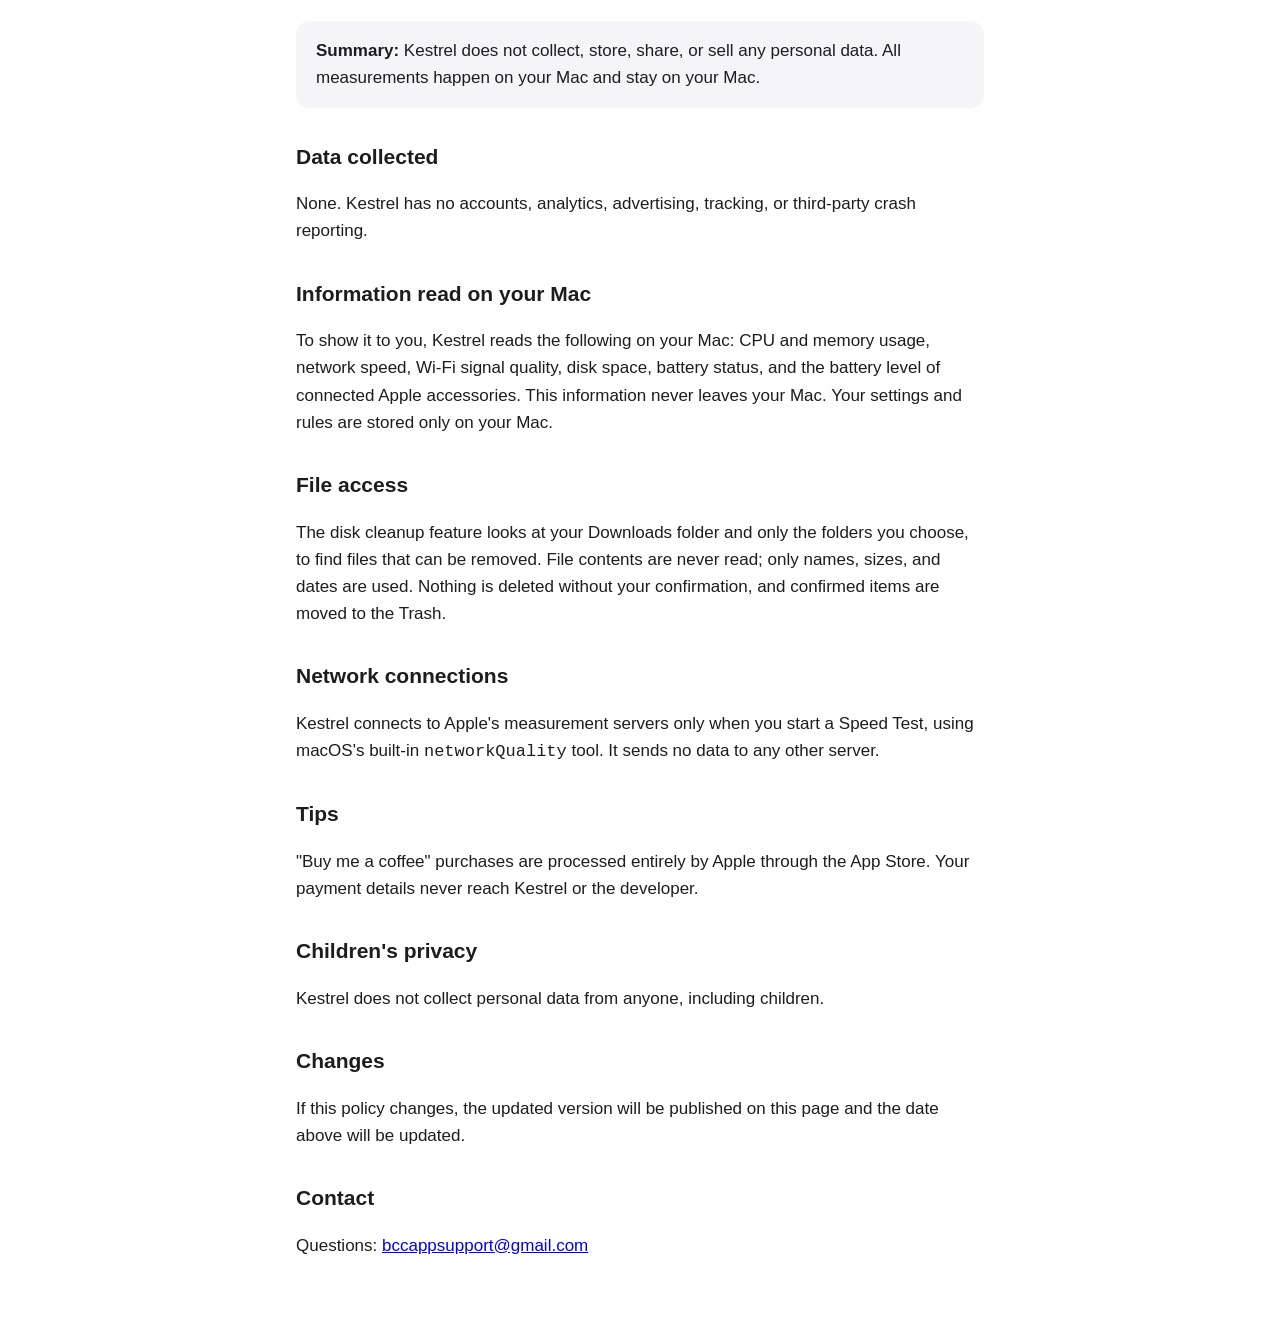
<file: kestrel/privacy.html>
<!doctype html>
<html lang="tr">
<head>
<meta charset="utf-8">
<meta name="viewport" content="width=device-width, initial-scale=1">
<title>Kestrel Gizlilik Politikası</title>
<style>
  :root { --bg: #ffffff; --fg: #1d1d1f; --muted: #6e6e73; --accent: #6a4cff; --card: #f5f5f7; }
  @media (prefers-color-scheme: dark) {
    :root { --bg: #111114; --fg: #f5f5f7; --muted: #a1a1a6; --accent: #8f7bff; --card: #1c1c21; }
  }
  * { box-sizing: border-box; }
  body { margin: 0; background: var(--bg); color: var(--fg); font: 17px/1.6 -apple-system, BlinkMacSystemFont, "Segoe UI", sans-serif; }
  main { max-width: 720px; margin: 0 auto; padding: 48px 16px 64px; }
  h1 { font-size: 32px; margin: 0 0 4px; }
  h2 { font-size: 21px; margin: 32px 0 8px; }
  p, li { color: var(--fg); }
  .muted { color: var(--muted); }
  .summary { background: var(--card); border-radius: 14px; padding: 16px 20px; margin: 24px 0; }
  nav a { color: var(--accent); text-decoration: none; margin-right: 16px; }
  hr { border: none; border-top: 1px solid var(--card); margin: 48px 0; }
</style>
</head>
<body>
<main>
  <nav><a href="#tr">Türkçe</a><a href="#en">English</a></nav>

  <section id="tr" lang="tr">
    <h1>Kestrel Gizlilik Politikası</h1>
    <p class="muted">Son güncelleme: 9 Ekim 2026</p>

    <div class="summary"><strong>Özet:</strong> Kestrel hiçbir kişisel veri toplamaz, kaydetmez, paylaşmaz ya da satmaz. Tüm ölçümler yalnızca Mac'inde yapılır ve Mac'inde kalır.</div>

    <h2>Toplanan veriler</h2>
    <p>Yok. Kestrel'da hesap, analiz (analytics), reklam, izleme ya da çökme raporu gönderen üçüncü taraf hizmeti bulunmaz.</p>

    <h2>Mac'inde okunan bilgiler</h2>
    <p>Kestrel, sana göstermek için şu bilgileri Mac'inde okur: işlemci ve bellek kullanımı, ağ hızı, Wi-Fi sinyal kalitesi, disk alanı, pil durumu ve bağlı Apple aygıtlarının pil seviyesi. Bu bilgiler Mac'inden dışarı gönderilmez. Ayarların ve kuralların yalnızca Mac'inde saklanır.</p>

    <h2>Dosya erişimi</h2>
    <p>Disk temizliği özelliği, silinebilecek dosyaları bulmak için İndirilenler klasörüne ve yalnızca senin seçtiğin klasörlere bakar. Dosyaların içeriği okunmaz; yalnızca adı, boyutu ve tarihi kullanılır. Hiçbir dosya sen onaylamadan silinmez; onayladıklarında dosyalar Çöp Sepeti'ne taşınır.</p>

    <h2>Ağ bağlantıları</h2>
    <p>Kestrel yalnızca sen "Hız Testi"ni başlattığında, macOS'un yerleşik <code>networkQuality</code> aracı aracılığıyla Apple'ın ölçüm sunucularına bağlanır. Bunun dışında herhangi bir sunucuya veri göndermez.</p>

    <h2>Bahşişler</h2>
    <p>"Kahve ısmarla" satın almaları tamamen Apple tarafından App Store üzerinden işlenir. Ödeme bilgilerin Kestrel'e ya da geliştiriciye ulaşmaz.</p>

    <h2>Çocukların gizliliği</h2>
    <p>Kestrel hiçbir kullanıcıdan, çocuklar dahil, kişisel veri toplamaz.</p>

    <h2>Değişiklikler</h2>
    <p>Bu politika değişirse güncel hâli bu sayfada yayınlanır ve yukarıdaki tarih güncellenir.</p>

    <h2>İletişim</h2>
    <p>Soruların için: <a href="mailto:bccappsupport@gmail.com">bccappsupport@gmail.com</a></p>
  </section>

  <hr>

  <section id="en" lang="en">
    <h1>Kestrel Privacy Policy</h1>
    <p class="muted">Last updated: October 9, 2026</p>

    <div class="summary"><strong>Summary:</strong> Kestrel does not collect, store, share, or sell any personal data. All measurements happen on your Mac and stay on your Mac.</div>

    <h2>Data collected</h2>
    <p>None. Kestrel has no accounts, analytics, advertising, tracking, or third-party crash reporting.</p>

    <h2>Information read on your Mac</h2>
    <p>To show it to you, Kestrel reads the following on your Mac: CPU and memory usage, network speed, Wi-Fi signal quality, disk space, battery status, and the battery level of connected Apple accessories. This information never leaves your Mac. Your settings and rules are stored only on your Mac.</p>

    <h2>File access</h2>
    <p>The disk cleanup feature looks at your Downloads folder and only the folders you choose, to find files that can be removed. File contents are never read; only names, sizes, and dates are used. Nothing is deleted without your confirmation, and confirmed items are moved to the Trash.</p>

    <h2>Network connections</h2>
    <p>Kestrel connects to Apple's measurement servers only when you start a Speed Test, using macOS's built-in <code>networkQuality</code> tool. It sends no data to any other server.</p>

    <h2>Tips</h2>
    <p>"Buy me a coffee" purchases are processed entirely by Apple through the App Store. Your payment details never reach Kestrel or the developer.</p>

    <h2>Children's privacy</h2>
    <p>Kestrel does not collect personal data from anyone, including children.</p>

    <h2>Changes</h2>
    <p>If this policy changes, the updated version will be published on this page and the date above will be updated.</p>

    <h2>Contact</h2>
    <p>Questions: <a href="mailto:bccappsupport@gmail.com">bccappsupport@gmail.com</a></p>
  </section>
</main>
</body>
</html>
</file>
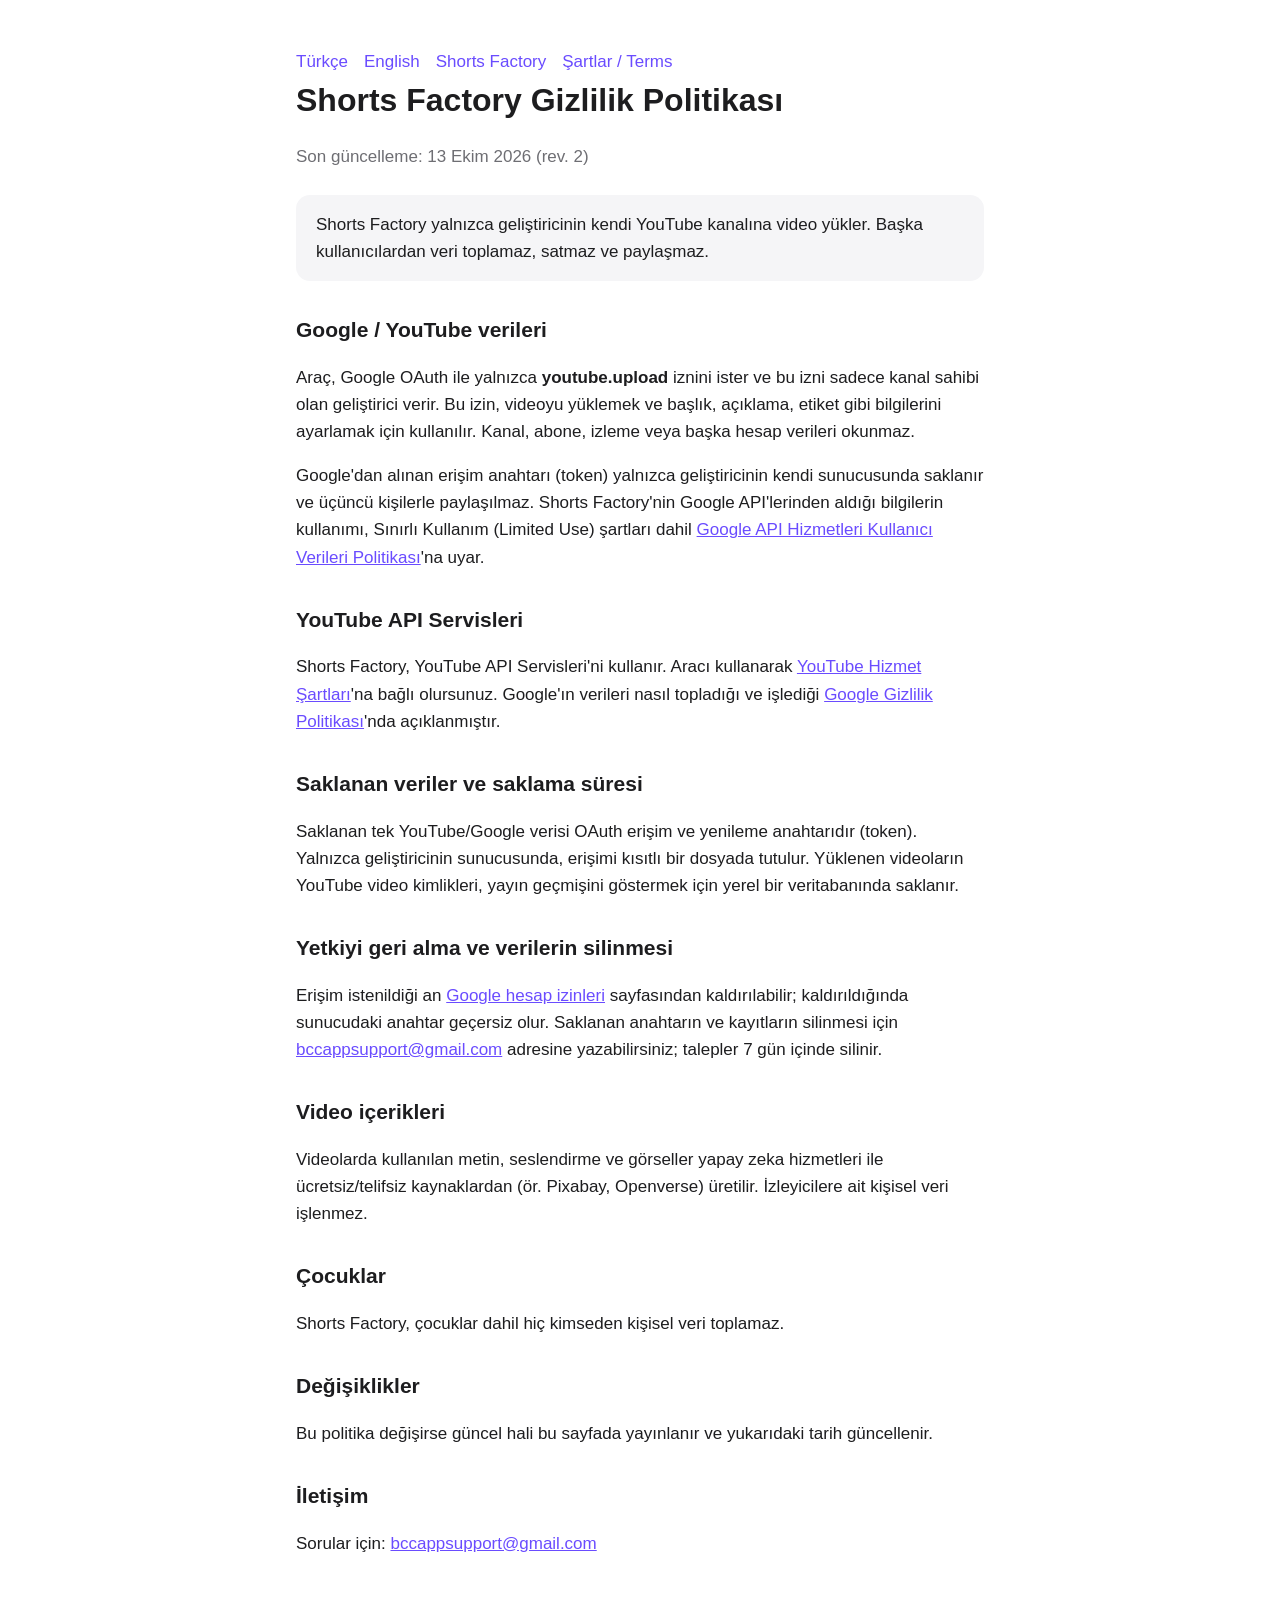
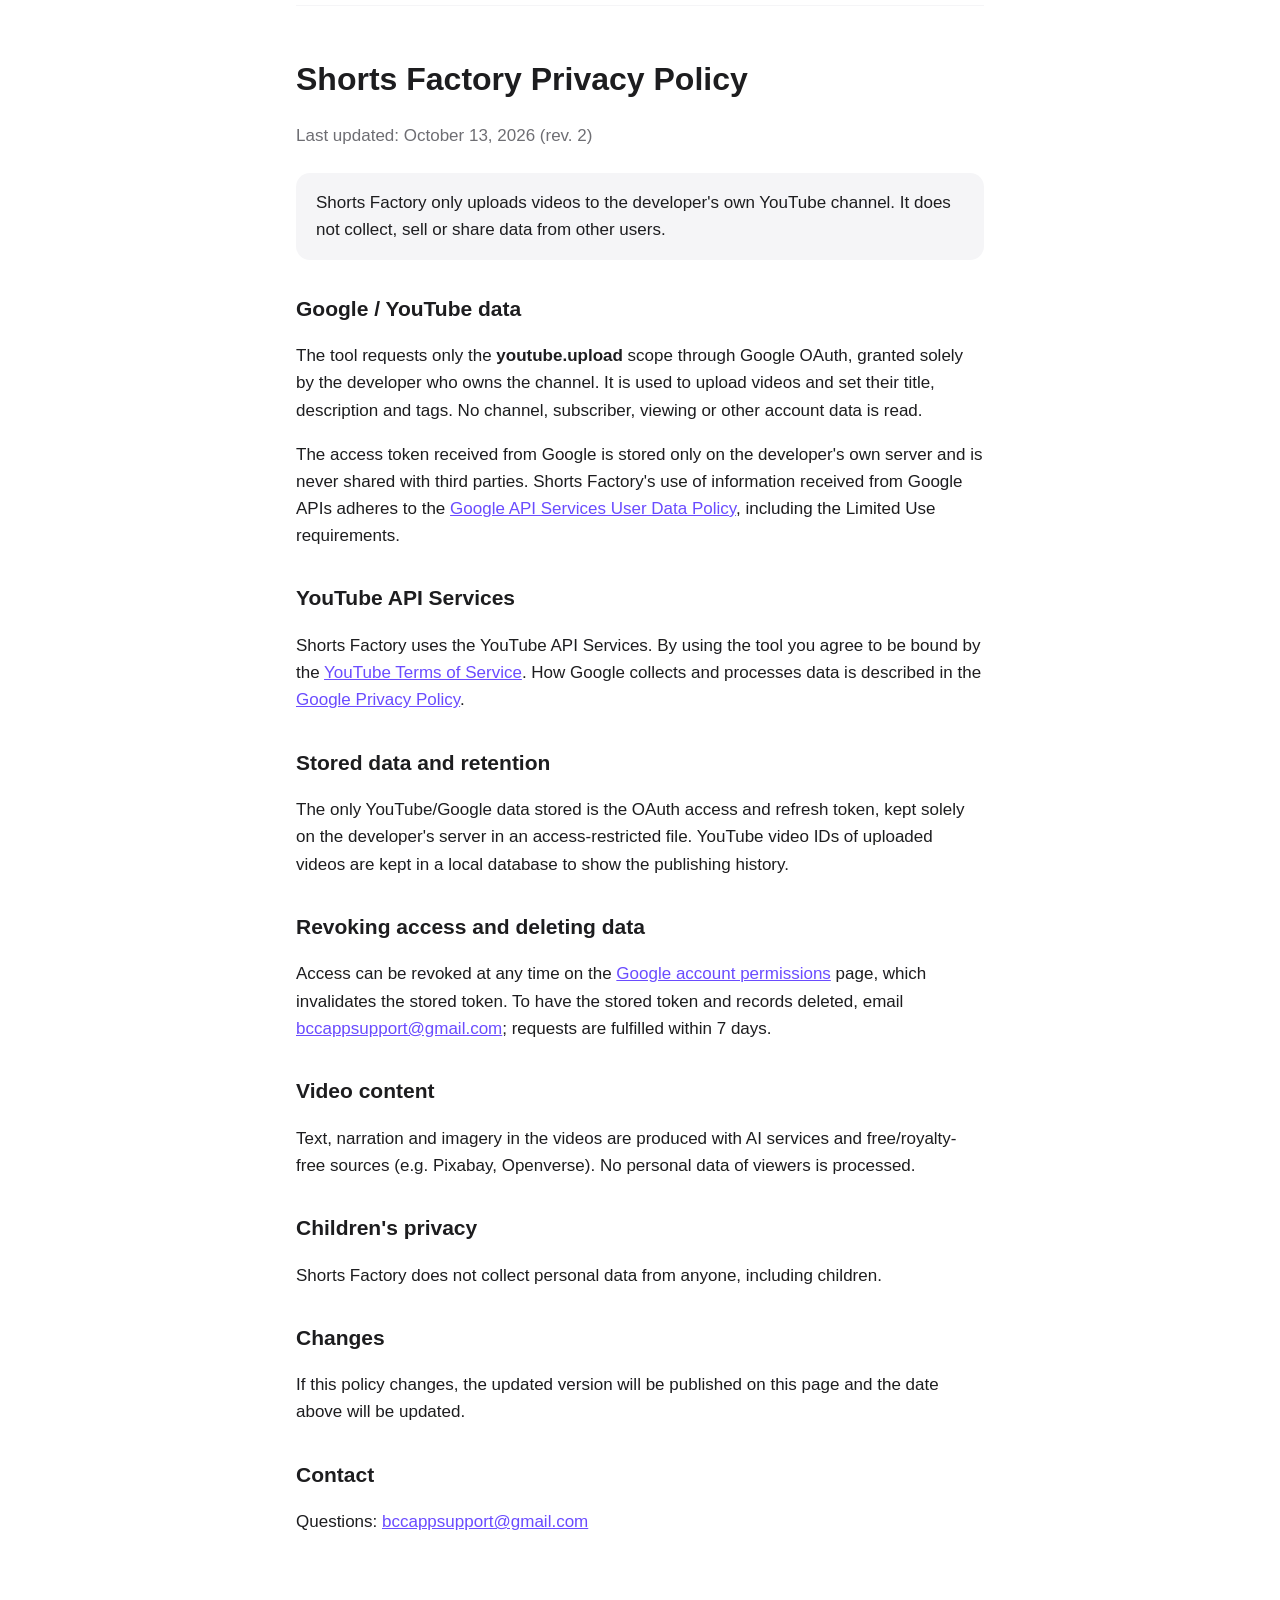
<file: shorts/privacy.html>
<!doctype html>
<html lang="tr">
<head>
<meta charset="utf-8">
<meta name="viewport" content="width=device-width, initial-scale=1">
<title>Shorts Factory Gizlilik Politikası</title>
<style>
  :root { --bg: #ffffff; --fg: #1d1d1f; --muted: #6e6e73; --accent: #6a4cff; --card: #f5f5f7; }
  @media (prefers-color-scheme: dark) {
    :root { --bg: #111114; --fg: #f5f5f7; --muted: #a1a1a6; --accent: #8f7bff; --card: #1c1c21; }
  }
  * { box-sizing: border-box; }
  body { margin: 0; background: var(--bg); color: var(--fg); font: 17px/1.6 -apple-system, BlinkMacSystemFont, "Segoe UI", sans-serif; }
  main { max-width: 720px; margin: 0 auto; padding: 48px 16px 64px; }
  h1 { font-size: 32px; margin: 0 0 4px; }
  h2 { font-size: 21px; margin: 32px 0 8px; }
  p, li { color: var(--fg); }
  .muted { color: var(--muted); }
  .summary { background: var(--card); border-radius: 14px; padding: 16px 20px; margin: 24px 0; }
  nav a { color: var(--accent); text-decoration: none; margin-right: 16px; }
  hr { border: none; border-top: 1px solid var(--card); margin: 48px 0; }
  a { color: var(--accent); }
</style>
</head>
<body>
<main>
  <nav><a href="#tr">Türkçe</a><a href="#en">English</a><a href="index.html">Shorts Factory</a><a href="terms.html">Şartlar / Terms</a></nav>

  <section id="tr" lang="tr">
    <h1>Shorts Factory Gizlilik Politikası</h1>
    <p class="muted">Son güncelleme: 13 Ekim 2026 (rev. 2)</p>
    <div class="summary">Shorts Factory yalnızca geliştiricinin kendi YouTube kanalına video yükler. Başka kullanıcılardan veri toplamaz, satmaz ve paylaşmaz.</div>

    <h2>Google / YouTube verileri</h2>
    <p>Araç, Google OAuth ile yalnızca <strong>youtube.upload</strong> iznini ister ve bu izni sadece kanal sahibi olan geliştirici verir. Bu izin, videoyu yüklemek ve başlık, açıklama, etiket gibi bilgilerini ayarlamak için kullanılır. Kanal, abone, izleme veya başka hesap verileri okunmaz.</p>
    <p>Google'dan alınan erişim anahtarı (token) yalnızca geliştiricinin kendi sunucusunda saklanır ve üçüncü kişilerle paylaşılmaz. Shorts Factory'nin Google API'lerinden aldığı bilgilerin kullanımı, Sınırlı Kullanım (Limited Use) şartları dahil <a href="https://developers.google.com/terms/api-services-user-data-policy">Google API Hizmetleri Kullanıcı Verileri Politikası</a>'na uyar.</p>

    <h2>YouTube API Servisleri</h2>
    <p>Shorts Factory, YouTube API Servisleri'ni kullanır. Aracı kullanarak <a href="https://www.youtube.com/t/terms">YouTube Hizmet Şartları</a>'na bağlı olursunuz. Google'ın verileri nasıl topladığı ve işlediği <a href="https://policies.google.com/privacy">Google Gizlilik Politikası</a>'nda açıklanmıştır.</p>

    <h2>Saklanan veriler ve saklama süresi</h2>
    <p>Saklanan tek YouTube/Google verisi OAuth erişim ve yenileme anahtarıdır (token). Yalnızca geliştiricinin sunucusunda, erişimi kısıtlı bir dosyada tutulur. Yüklenen videoların YouTube video kimlikleri, yayın geçmişini göstermek için yerel bir veritabanında saklanır.</p>

    <h2>Yetkiyi geri alma ve verilerin silinmesi</h2>
    <p>Erişim istenildiği an <a href="https://myaccount.google.com/permissions">Google hesap izinleri</a> sayfasından kaldırılabilir; kaldırıldığında sunucudaki anahtar geçersiz olur. Saklanan anahtarın ve kayıtların silinmesi için <a href="mailto:bccappsupport@gmail.com">bccappsupport@gmail.com</a> adresine yazabilirsiniz; talepler 7 gün içinde silinir.</p>

    <h2>Video içerikleri</h2>
    <p>Videolarda kullanılan metin, seslendirme ve görseller yapay zeka hizmetleri ile ücretsiz/telifsiz kaynaklardan (ör. Pixabay, Openverse) üretilir. İzleyicilere ait kişisel veri işlenmez.</p>

    <h2>Çocuklar</h2>
    <p>Shorts Factory, çocuklar dahil hiç kimseden kişisel veri toplamaz.</p>

    <h2>Değişiklikler</h2>
    <p>Bu politika değişirse güncel hali bu sayfada yayınlanır ve yukarıdaki tarih güncellenir.</p>

    <h2>İletişim</h2>
    <p>Sorular için: <a href="mailto:bccappsupport@gmail.com">bccappsupport@gmail.com</a></p>
  </section>

  <hr>

  <section id="en" lang="en">
    <h1>Shorts Factory Privacy Policy</h1>
    <p class="muted">Last updated: October 13, 2026 (rev. 2)</p>
    <div class="summary">Shorts Factory only uploads videos to the developer's own YouTube channel. It does not collect, sell or share data from other users.</div>

    <h2>Google / YouTube data</h2>
    <p>The tool requests only the <strong>youtube.upload</strong> scope through Google OAuth, granted solely by the developer who owns the channel. It is used to upload videos and set their title, description and tags. No channel, subscriber, viewing or other account data is read.</p>
    <p>The access token received from Google is stored only on the developer's own server and is never shared with third parties. Shorts Factory's use of information received from Google APIs adheres to the <a href="https://developers.google.com/terms/api-services-user-data-policy">Google API Services User Data Policy</a>, including the Limited Use requirements.</p>

    <h2>YouTube API Services</h2>
    <p>Shorts Factory uses the YouTube API Services. By using the tool you agree to be bound by the <a href="https://www.youtube.com/t/terms">YouTube Terms of Service</a>. How Google collects and processes data is described in the <a href="https://policies.google.com/privacy">Google Privacy Policy</a>.</p>

    <h2>Stored data and retention</h2>
    <p>The only YouTube/Google data stored is the OAuth access and refresh token, kept solely on the developer's server in an access-restricted file. YouTube video IDs of uploaded videos are kept in a local database to show the publishing history.</p>

    <h2>Revoking access and deleting data</h2>
    <p>Access can be revoked at any time on the <a href="https://myaccount.google.com/permissions">Google account permissions</a> page, which invalidates the stored token. To have the stored token and records deleted, email <a href="mailto:bccappsupport@gmail.com">bccappsupport@gmail.com</a>; requests are fulfilled within 7 days.</p>

    <h2>Video content</h2>
    <p>Text, narration and imagery in the videos are produced with AI services and free/royalty-free sources (e.g. Pixabay, Openverse). No personal data of viewers is processed.</p>

    <h2>Children's privacy</h2>
    <p>Shorts Factory does not collect personal data from anyone, including children.</p>

    <h2>Changes</h2>
    <p>If this policy changes, the updated version will be published on this page and the date above will be updated.</p>

    <h2>Contact</h2>
    <p>Questions: <a href="mailto:bccappsupport@gmail.com">bccappsupport@gmail.com</a></p>
  </section>
</main>
</body>
</html>
</file>
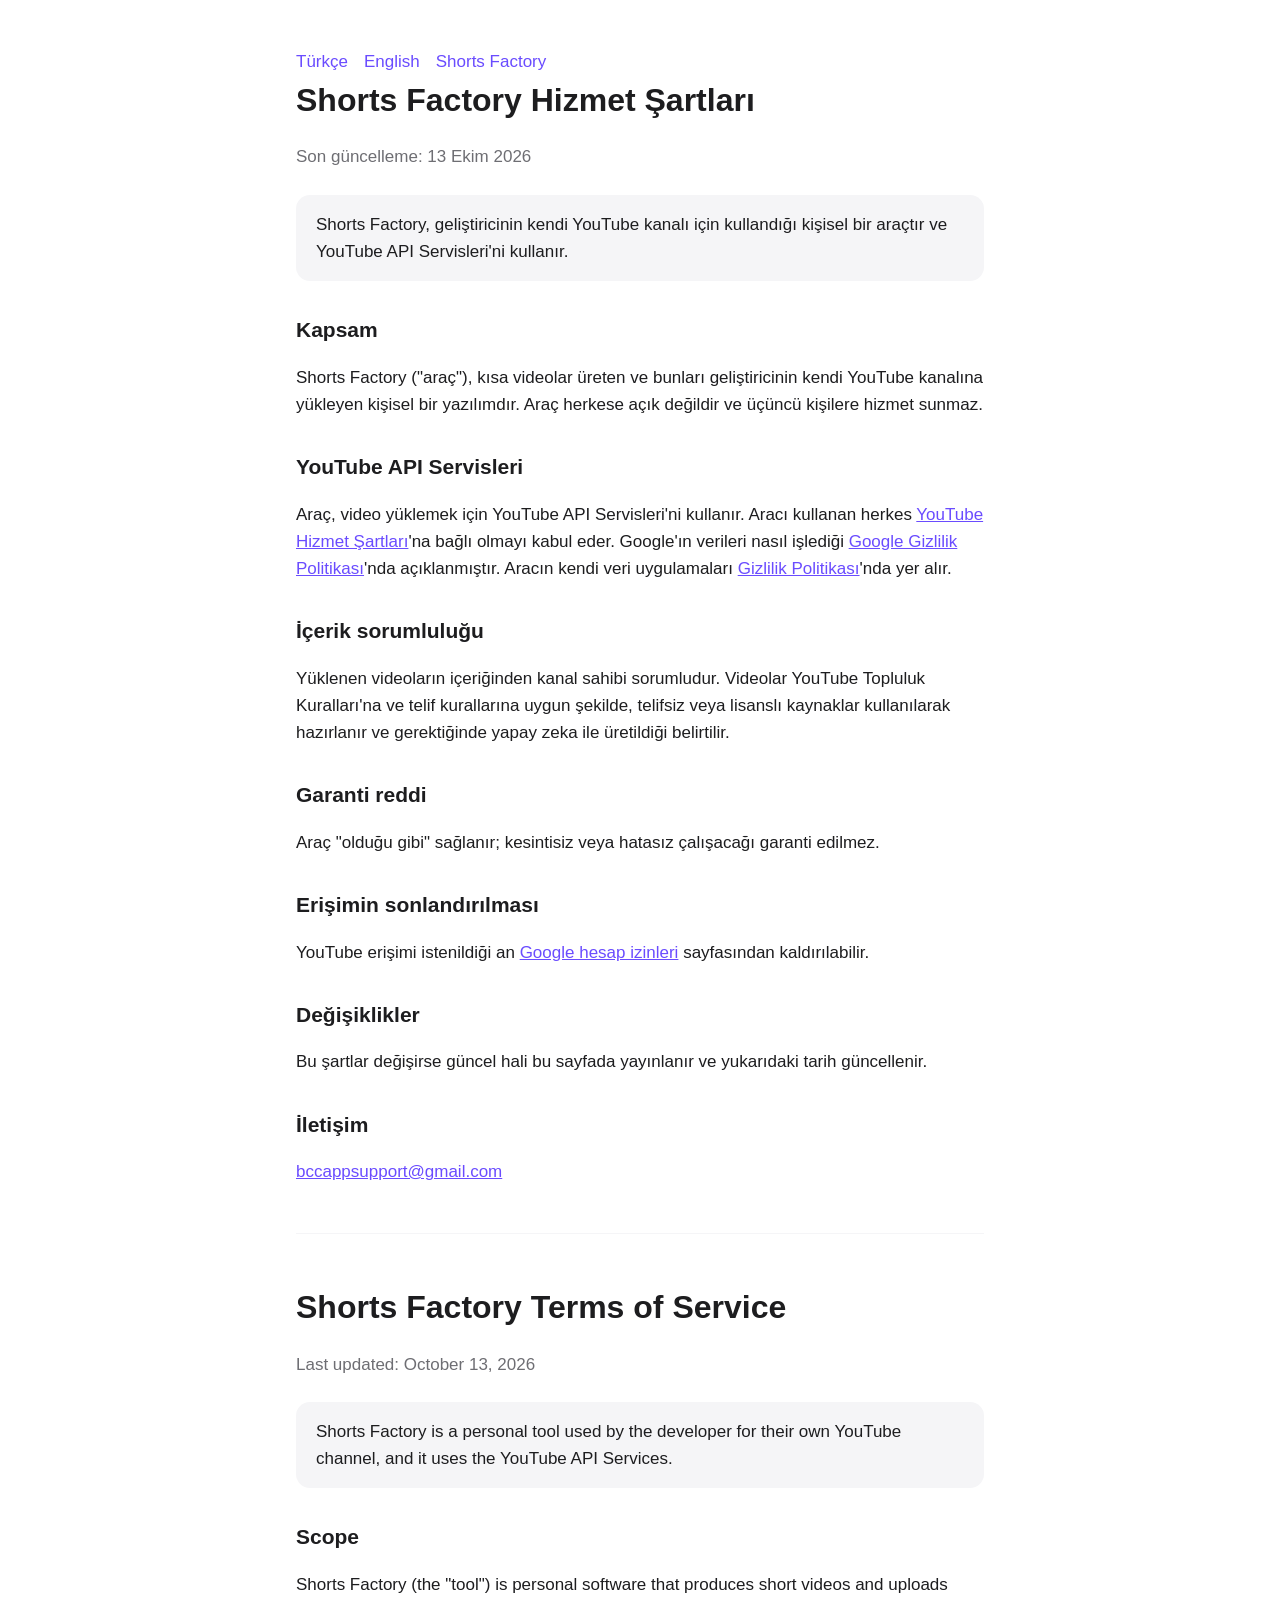
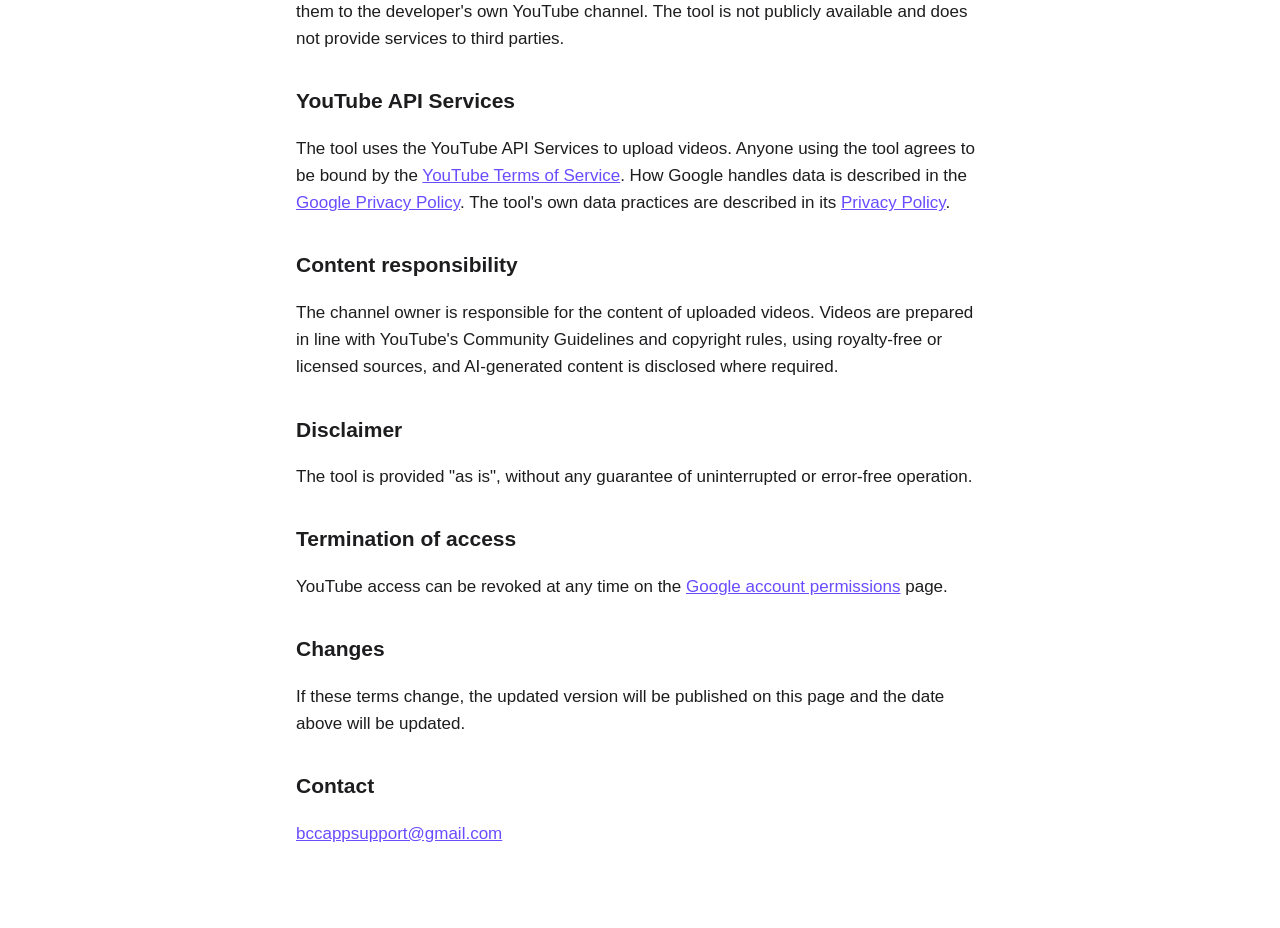
<file: shorts/terms.html>
<!doctype html>
<html lang="tr">
<head>
<meta charset="utf-8">
<meta name="viewport" content="width=device-width, initial-scale=1">
<title>Shorts Factory Hizmet Şartları</title>
<style>
  :root { --bg: #ffffff; --fg: #1d1d1f; --muted: #6e6e73; --accent: #6a4cff; --card: #f5f5f7; }
  @media (prefers-color-scheme: dark) {
    :root { --bg: #111114; --fg: #f5f5f7; --muted: #a1a1a6; --accent: #8f7bff; --card: #1c1c21; }
  }
  * { box-sizing: border-box; }
  body { margin: 0; background: var(--bg); color: var(--fg); font: 17px/1.6 -apple-system, BlinkMacSystemFont, "Segoe UI", sans-serif; }
  main { max-width: 720px; margin: 0 auto; padding: 48px 16px 64px; }
  h1 { font-size: 32px; margin: 0 0 4px; }
  h2 { font-size: 21px; margin: 32px 0 8px; }
  p, li { color: var(--fg); }
  .muted { color: var(--muted); }
  .summary { background: var(--card); border-radius: 14px; padding: 16px 20px; margin: 24px 0; }
  nav a { color: var(--accent); text-decoration: none; margin-right: 16px; }
  hr { border: none; border-top: 1px solid var(--card); margin: 48px 0; }
  .links a { display:inline-block; margin:4px 16px 4px 0; color: var(--accent); }
  a { color: var(--accent); }
</style>
</head>
<body>
<main>
  <nav><a href="#tr">Türkçe</a><a href="#en">English</a><a href="index.html">Shorts Factory</a></nav>

  <section id="tr" lang="tr">
    <h1>Shorts Factory Hizmet Şartları</h1>
    <p class="muted">Son güncelleme: 13 Ekim 2026</p>
    <div class="summary">Shorts Factory, geliştiricinin kendi YouTube kanalı için kullandığı kişisel bir araçtır ve YouTube API Servisleri'ni kullanır.</div>

    <h2>Kapsam</h2>
    <p>Shorts Factory ("araç"), kısa videolar üreten ve bunları geliştiricinin kendi YouTube kanalına yükleyen kişisel bir yazılımdır. Araç herkese açık değildir ve üçüncü kişilere hizmet sunmaz.</p>

    <h2>YouTube API Servisleri</h2>
    <p>Araç, video yüklemek için YouTube API Servisleri'ni kullanır. Aracı kullanan herkes <a href="https://www.youtube.com/t/terms">YouTube Hizmet Şartları</a>'na bağlı olmayı kabul eder. Google'ın verileri nasıl işlediği <a href="https://policies.google.com/privacy">Google Gizlilik Politikası</a>'nda açıklanmıştır. Aracın kendi veri uygulamaları <a href="privacy.html">Gizlilik Politikası</a>'nda yer alır.</p>

    <h2>İçerik sorumluluğu</h2>
    <p>Yüklenen videoların içeriğinden kanal sahibi sorumludur. Videolar YouTube Topluluk Kuralları'na ve telif kurallarına uygun şekilde, telifsiz veya lisanslı kaynaklar kullanılarak hazırlanır ve gerektiğinde yapay zeka ile üretildiği belirtilir.</p>

    <h2>Garanti reddi</h2>
    <p>Araç "olduğu gibi" sağlanır; kesintisiz veya hatasız çalışacağı garanti edilmez.</p>

    <h2>Erişimin sonlandırılması</h2>
    <p>YouTube erişimi istenildiği an <a href="https://myaccount.google.com/permissions">Google hesap izinleri</a> sayfasından kaldırılabilir.</p>

    <h2>Değişiklikler</h2>
    <p>Bu şartlar değişirse güncel hali bu sayfada yayınlanır ve yukarıdaki tarih güncellenir.</p>

    <h2>İletişim</h2>
    <p><a href="mailto:bccappsupport@gmail.com">bccappsupport@gmail.com</a></p>
  </section>

  <hr>

  <section id="en" lang="en">
    <h1>Shorts Factory Terms of Service</h1>
    <p class="muted">Last updated: October 13, 2026</p>
    <div class="summary">Shorts Factory is a personal tool used by the developer for their own YouTube channel, and it uses the YouTube API Services.</div>

    <h2>Scope</h2>
    <p>Shorts Factory (the "tool") is personal software that produces short videos and uploads them to the developer's own YouTube channel. The tool is not publicly available and does not provide services to third parties.</p>

    <h2>YouTube API Services</h2>
    <p>The tool uses the YouTube API Services to upload videos. Anyone using the tool agrees to be bound by the <a href="https://www.youtube.com/t/terms">YouTube Terms of Service</a>. How Google handles data is described in the <a href="https://policies.google.com/privacy">Google Privacy Policy</a>. The tool's own data practices are described in its <a href="privacy.html">Privacy Policy</a>.</p>

    <h2>Content responsibility</h2>
    <p>The channel owner is responsible for the content of uploaded videos. Videos are prepared in line with YouTube's Community Guidelines and copyright rules, using royalty-free or licensed sources, and AI-generated content is disclosed where required.</p>

    <h2>Disclaimer</h2>
    <p>The tool is provided "as is", without any guarantee of uninterrupted or error-free operation.</p>

    <h2>Termination of access</h2>
    <p>YouTube access can be revoked at any time on the <a href="https://myaccount.google.com/permissions">Google account permissions</a> page.</p>

    <h2>Changes</h2>
    <p>If these terms change, the updated version will be published on this page and the date above will be updated.</p>

    <h2>Contact</h2>
    <p><a href="mailto:bccappsupport@gmail.com">bccappsupport@gmail.com</a></p>
  </section>
</main>
</body>
</html>
</file>
<file: style.css>
:root{color-scheme:dark;--bg:#141a23;--panel:#1b222d;--text:#e9edf2;--muted:#92a0b1;--y:#f2b61f}
body{margin:0;background:var(--bg);color:var(--text);font:16px/1.6 -apple-system,system-ui,sans-serif}
main{max-width:720px;margin:0 auto;padding:32px 16px 64px}h1{font-size:28px;margin:0 0 4px}h2{color:var(--y);margin-top:40px;font-size:20px}
h3{font-size:16px;margin:20px 0 4px}p,li{color:var(--muted)}p b{color:var(--text)}a{color:var(--y)}.hz{height:6px;background:repeating-linear-gradient(-45deg,var(--y) 0 10px,#1a1a1a 10px 20px)}
nav a{margin-right:16px}
</file>
